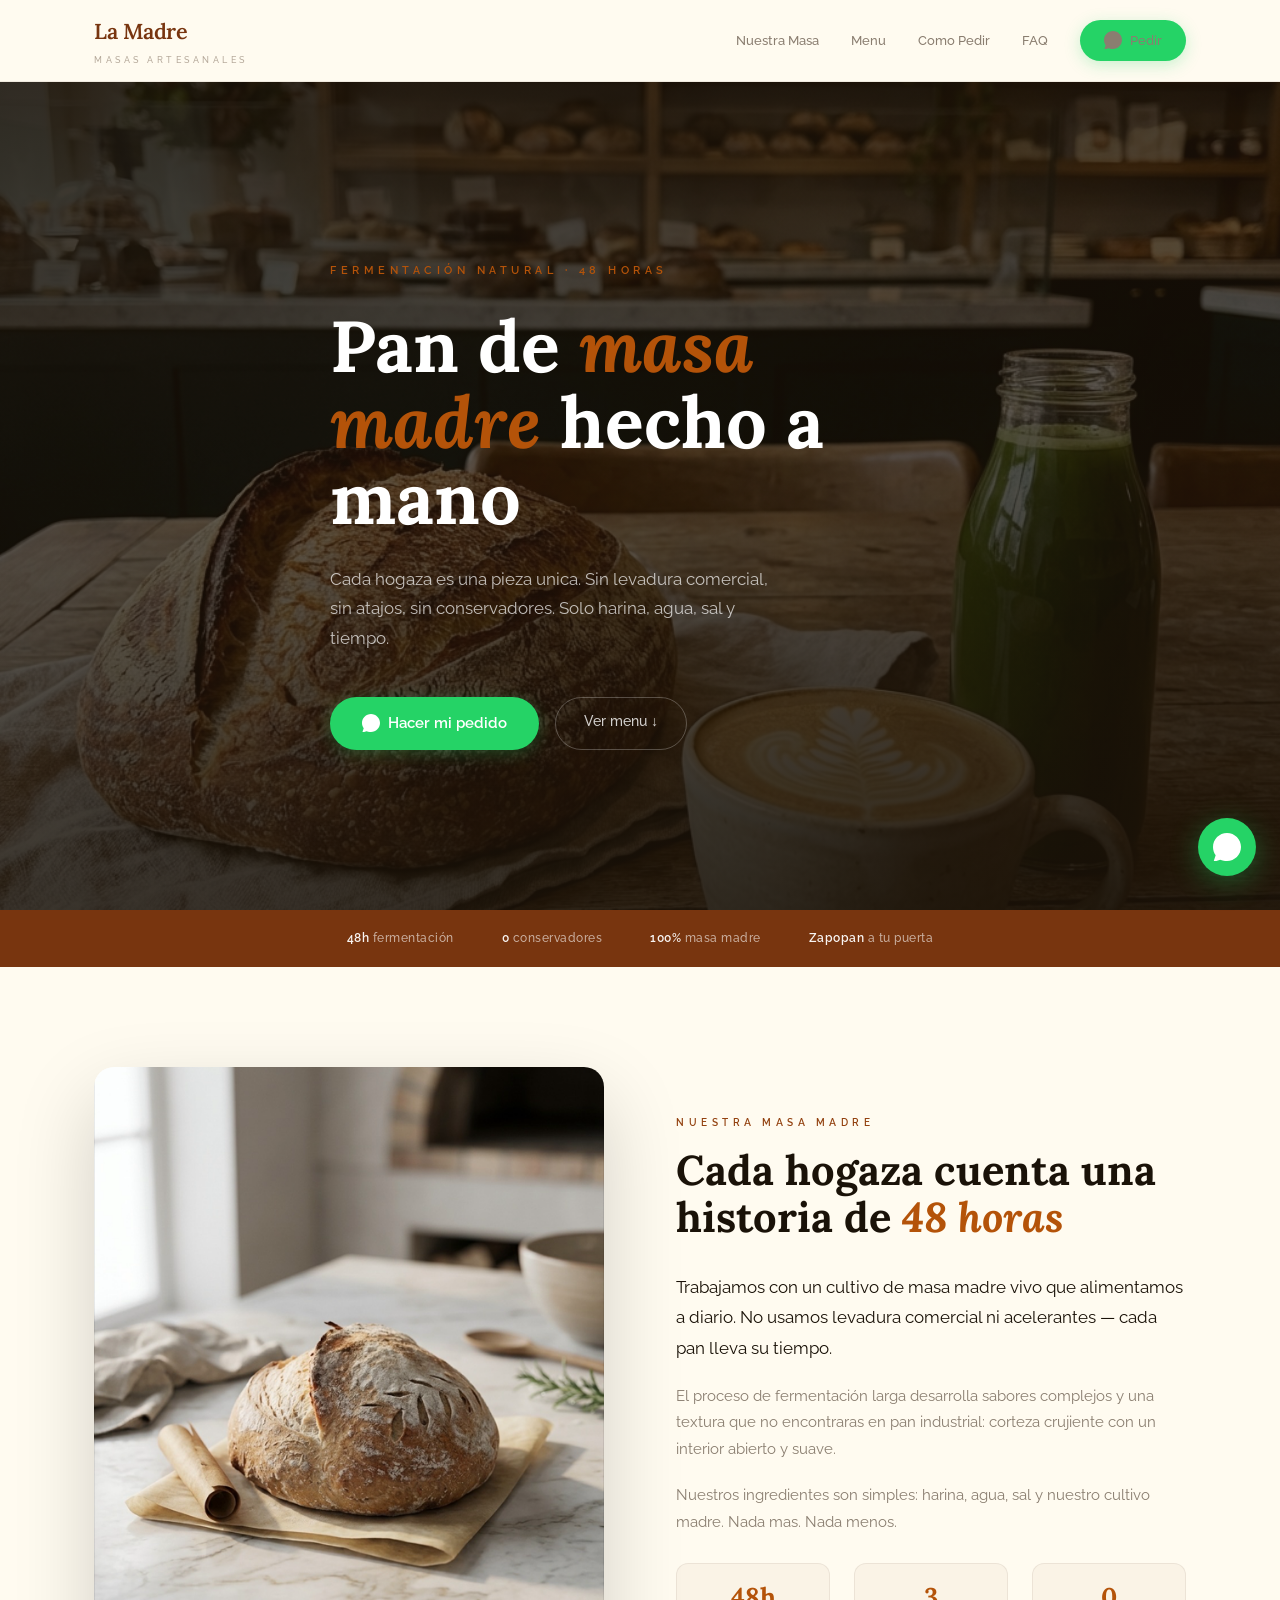
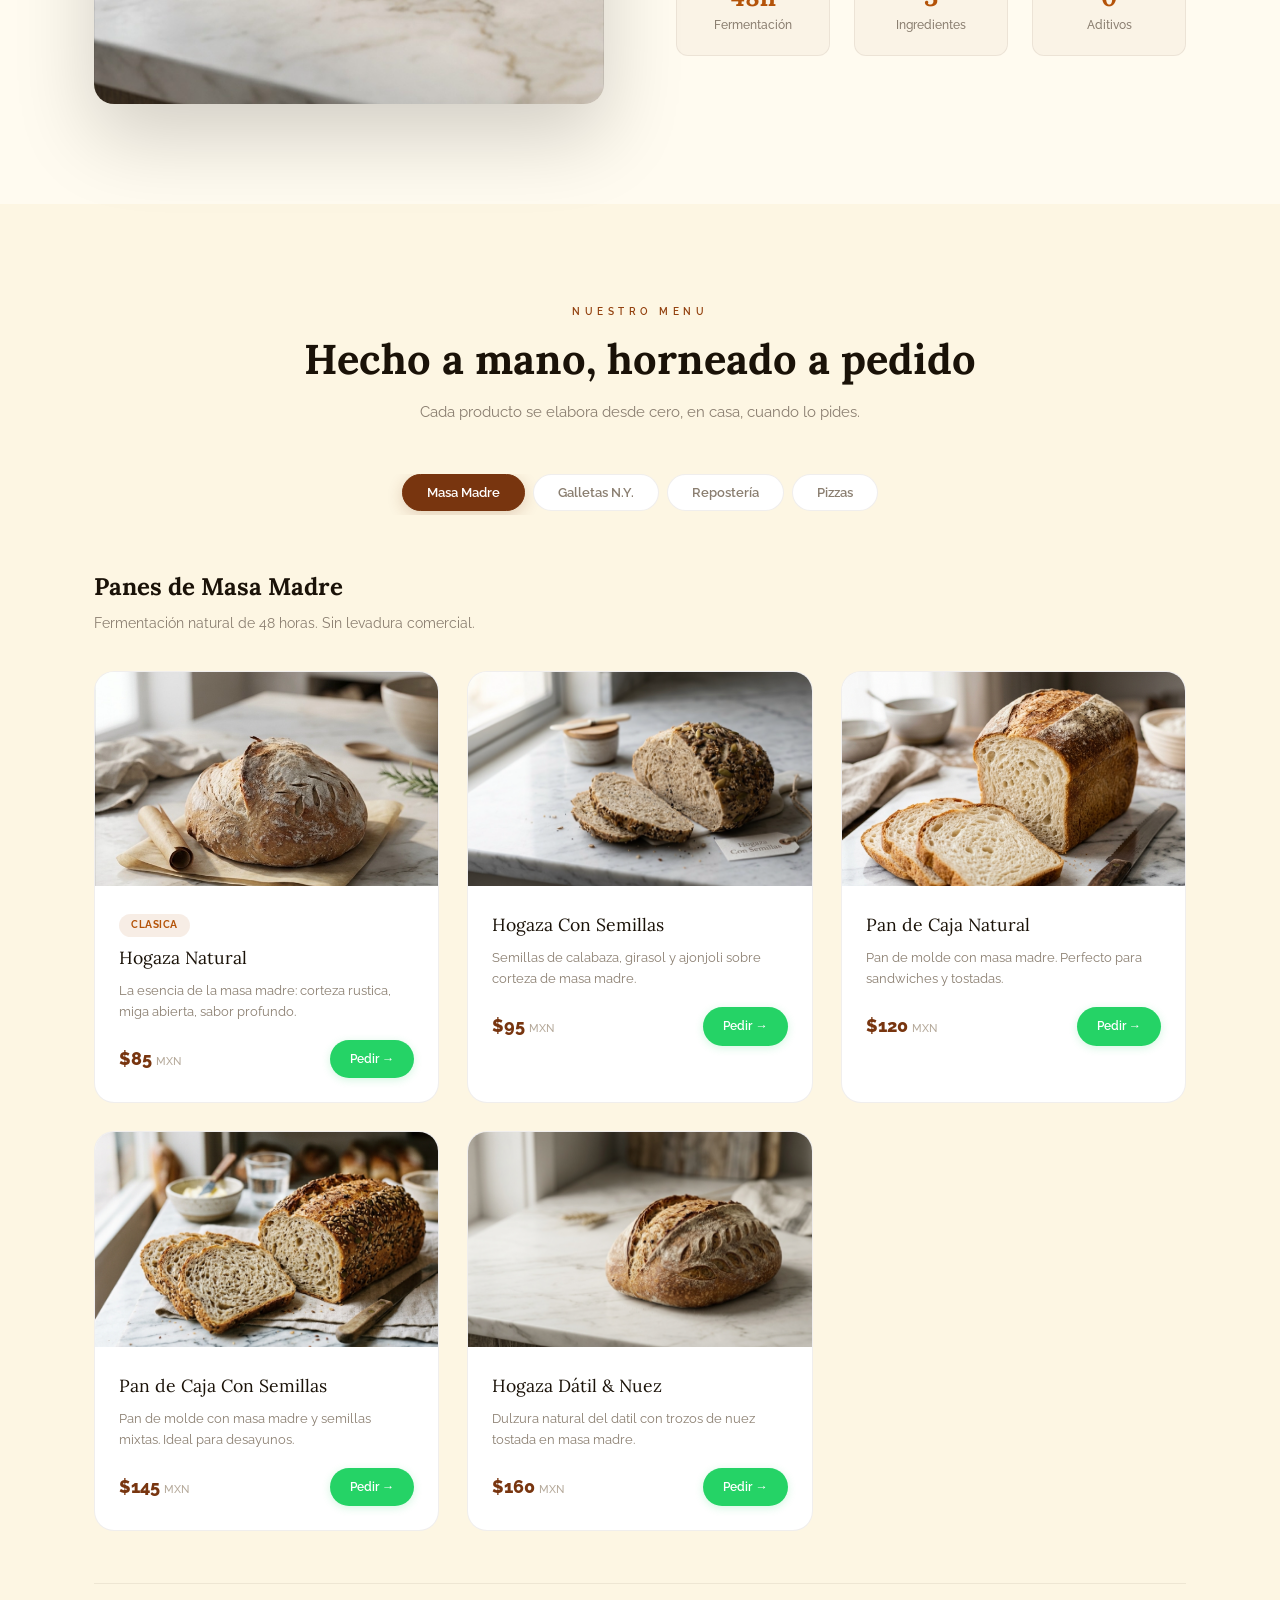
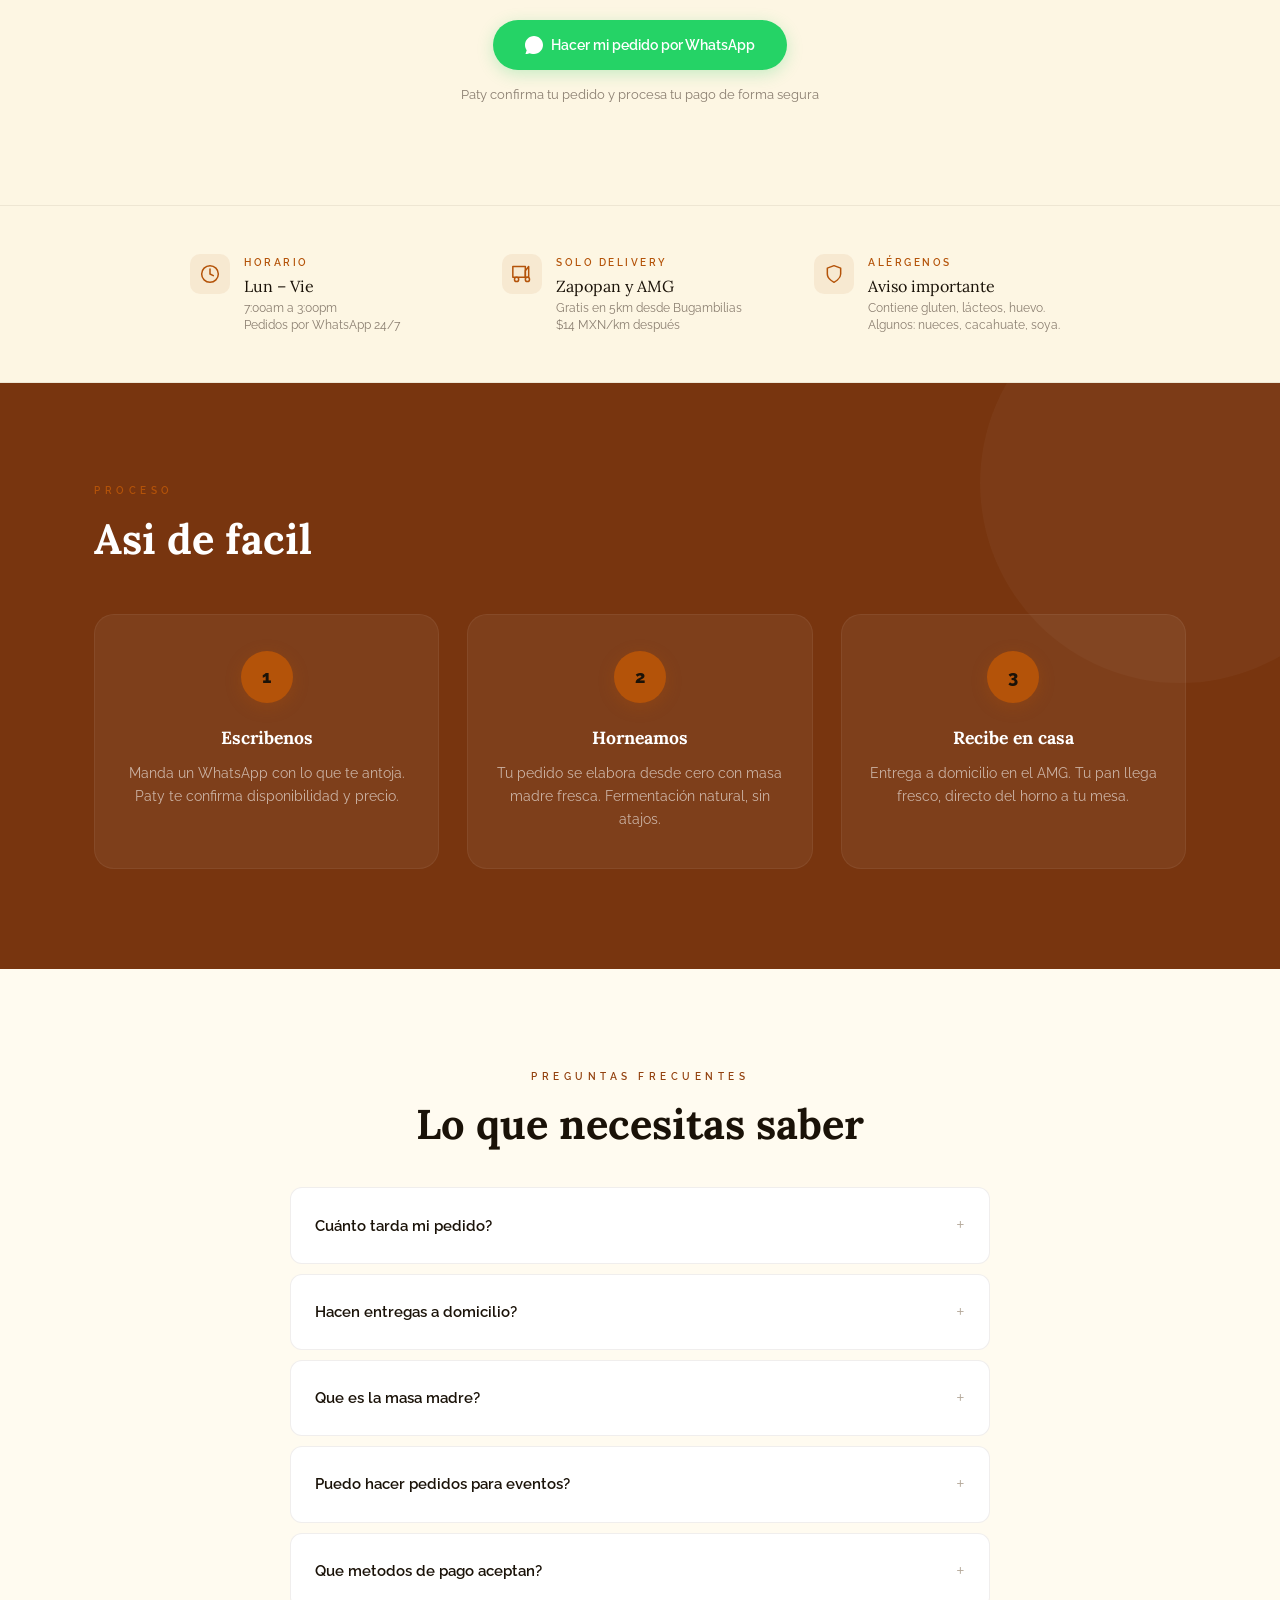
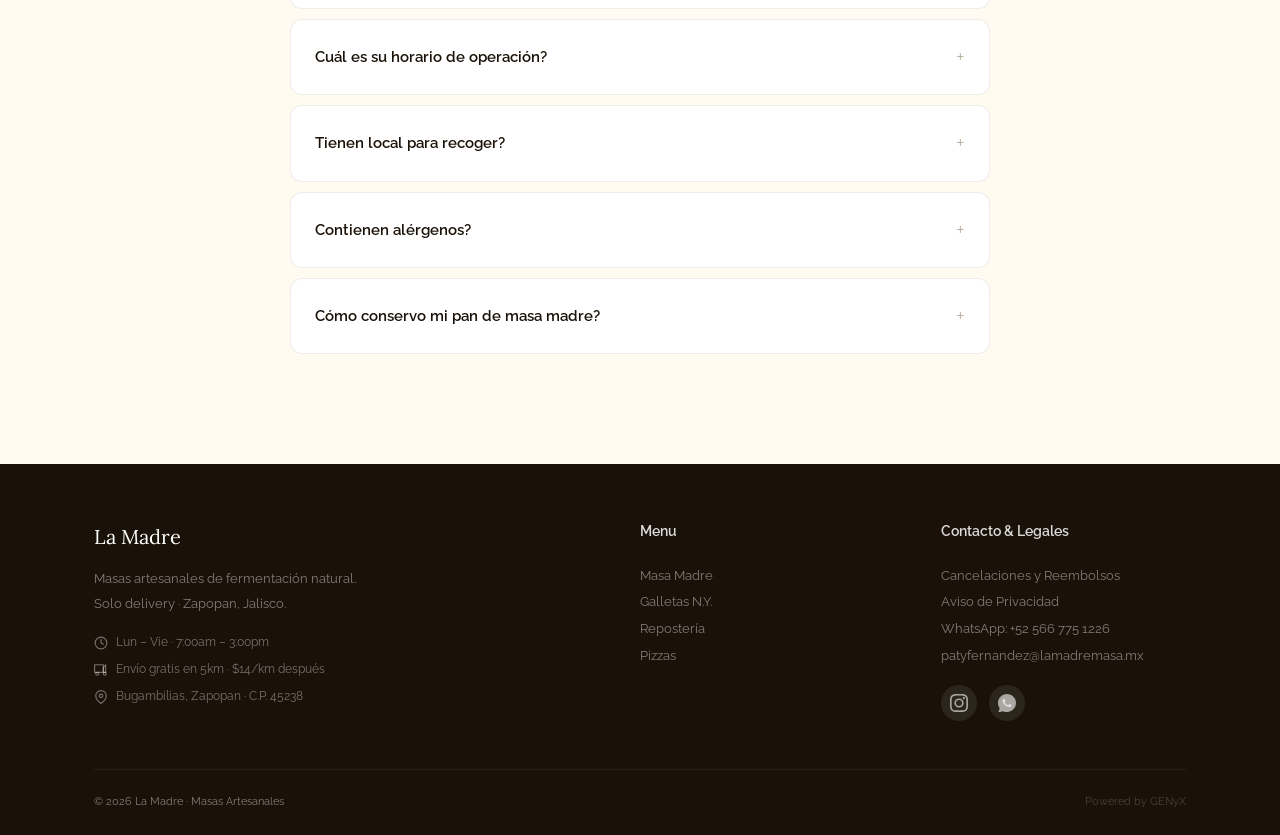
<file: index.html>
<!DOCTYPE html>
<html lang="es" style="scroll-behavior:smooth">
<head>
  <meta charset="UTF-8">
  <!-- Anti-AI Crawler Protection -->
  <meta name="robots" content="noai, noimageai">
  <meta name="GPTBot" content="noindex, nofollow, noarchive, nosnippet">
  <meta name="ChatGPT-User" content="noindex, nofollow">
  <meta name="anthropic-ai" content="noindex, nofollow">
  <meta name="ClaudeBot" content="noindex, nofollow">
  <meta name="Google-Extended" content="noindex, nofollow">
  <meta name="CCBot" content="noindex, nofollow">
  <meta name="PerplexityBot" content="noindex, nofollow">
  <meta name="Bytespider" content="noindex, nofollow">
  <meta name="FacebookBot" content="noindex, nofollow">
  <meta name="viewport" content="width=device-width, initial-scale=1.0">
  <title>La Madre Masas · Pan de masa madre hecho en casa | Zapopan</title>
  <meta name="description" content="Pan de masa madre artesanal, fermentación natural 48 horas. Pedidos por WhatsApp con entrega a domicilio en Zapopan y Área Metropolitana de Guadalajara.">
  <meta name="theme-color" content="#78350F">
  <!-- Schema.org Structured Data (Bakery + LocalBusiness) -->
  <script type="application/ld+json">
  {
    "@context": "https://schema.org",
    "@type": "Bakery",
    "name": "La Madre Masas",
    "url": "https://lamadremasa.mx",
    "telephone": "+525667751226",
    "email": "patyfernandez@lamadremasa.mx",
    "address": {
      "@type": "PostalAddress",
      "streetAddress": "De Las Magnolias 111, Bugambilias",
      "addressLocality": "Zapopan",
      "addressRegion": "Jalisco",
      "postalCode": "45238",
      "addressCountry": "MX"
    },
    "geo": {
      "@type": "GeoCoordinates",
      "latitude": 20.6597,
      "longitude": -103.4028
    },
    "openingHoursSpecification": [
      {
        "@type": "OpeningHoursSpecification",
        "dayOfWeek": ["Monday","Tuesday","Wednesday","Thursday","Friday"],
        "opens": "07:00",
        "closes": "15:00"
      }
    ],
    "priceRange": "$45-$300 MXN",
    "servesCuisine": "Panadería artesanal, masa madre",
    "description": "Pan de masa madre artesanal con fermentación natural de 48 horas. Solo delivery en Zapopan y AMG.",
    "image": "https://lamadremasa.mx/images/hero.png",
    "sameAs": ["https://www.instagram.com/lamadremasas"],
    "hasOfferCatalog": {
      "@type": "OfferCatalog",
      "name": "Menú La Madre",
      "itemListElement": [
        {"@type": "Offer", "itemOffered": {"@type": "Product", "name": "Hogaza Natural"}, "price": "85", "priceCurrency": "MXN"},
        {"@type": "Offer", "itemOffered": {"@type": "Product", "name": "Hogaza Con Semillas"}, "price": "95", "priceCurrency": "MXN"},
        {"@type": "Offer", "itemOffered": {"@type": "Product", "name": "Pan de Caja Natural"}, "price": "120", "priceCurrency": "MXN"},
        {"@type": "Offer", "itemOffered": {"@type": "Product", "name": "Pan de Caja Con Semillas"}, "price": "145", "priceCurrency": "MXN"},
        {"@type": "Offer", "itemOffered": {"@type": "Product", "name": "Hogaza Dátil & Nuez"}, "price": "160", "priceCurrency": "MXN"},
        {"@type": "Offer", "itemOffered": {"@type": "Product", "name": "Galleta N.Y. Clásica"}, "price": "45", "priceCurrency": "MXN"},
        {"@type": "Offer", "itemOffered": {"@type": "Product", "name": "Galleta N.Y. Oreo"}, "price": "50", "priceCurrency": "MXN"},
        {"@type": "Offer", "itemOffered": {"@type": "Product", "name": "Galleta N.Y. Nuez & Chocolate"}, "price": "55", "priceCurrency": "MXN"},
        {"@type": "Offer", "itemOffered": {"@type": "Product", "name": "Galleta N.Y. Masa Madre"}, "price": "65", "priceCurrency": "MXN"},
        {"@type": "Offer", "itemOffered": {"@type": "Product", "name": "Trenza de Nutella 20cm"}, "price": "100", "priceCurrency": "MXN"},
        {"@type": "Offer", "itemOffered": {"@type": "Product", "name": "Crookie"}, "price": "65", "priceCurrency": "MXN"},
        {"@type": "Offer", "itemOffered": {"@type": "Product", "name": "Pay de Manzana"}, "price": "300", "priceCurrency": "MXN"},
        {"@type": "Offer", "itemOffered": {"@type": "Product", "name": "Pizza Base Jitomate"}, "price": "100", "priceCurrency": "MXN"},
        {"@type": "Offer", "itemOffered": {"@type": "Product", "name": "Pizza Base Queso"}, "price": "100", "priceCurrency": "MXN"},
        {"@type": "Offer", "itemOffered": {"@type": "Product", "name": "Pizza Base Pepperoni"}, "price": "150", "priceCurrency": "MXN"},
        {"@type": "Offer", "itemOffered": {"@type": "Product", "name": "Pizza Base Piña con Jamón y Queso"}, "price": "150", "priceCurrency": "MXN"},
        {"@type": "Offer", "itemOffered": {"@type": "Product", "name": "Pizza Atelier 3 Ingredientes"}, "price": "165", "priceCurrency": "MXN"}
      ]
    }
  }
  </script>
  <script type="application/ld+json">
  {
    "@context": "https://schema.org",
    "@type": "FAQPage",
    "mainEntity": [
      {"@type": "Question", "name": "¿Cuánto tarda mi pedido?", "acceptedAnswer": {"@type": "Answer", "text": "Como todo se hornea a pedido, el tiempo de entrega es de aproximadamente 2 días hábiles desde que confirmas tu pedido por WhatsApp."}},
      {"@type": "Question", "name": "¿Hacen entregas a domicilio?", "acceptedAnswer": {"@type": "Answer", "text": "Sí, solo delivery. Entrega gratuita en un radio de 5km desde Bugambilias, Zapopan. A partir del km 5.01 se cobran $14 MXN por kilómetro adicional."}},
      {"@type": "Question", "name": "¿Cuál es el horario de operación?", "acceptedAnswer": {"@type": "Answer", "text": "Horneamos y entregamos de lunes a viernes de 7:00am a 3:00pm. Pedidos por WhatsApp las 24 horas."}}
    ]
  }
  </script>
  <link rel="preconnect" href="https://fonts.googleapis.com">
  <link rel="preconnect" href="https://fonts.gstatic.com" crossorigin>
  <link href="https://fonts.googleapis.com/css2?family=Lora:ital,wght@0,400;0,500;0,600;0,700;1,400;1,700&family=Raleway:wght@300;400;500;600;700&display=swap" rel="stylesheet">
  <style>
    /* ═══════════════════════════════════════════════
       LA MADRE · MASAS ARTESANALES
       Design System — Bakery/Cafe Palette #63
       Tier 4: ICE, CIA, Cornell, Bellingham (978-0-240-81006-5)
       UI/UX Pro Max Skill Applied
       ═══════════════════════════════════════════════ */
    *,*::before,*::after{box-sizing:border-box;margin:0;padding:0}
    a{text-decoration:none;color:inherit}img{max-width:100%;display:block}
    button{cursor:pointer;border:none;background:none;font-family:inherit}
    ::selection{background:#3d2b1f;color:#faf6f0}
    :root{
      --c-cream:#FFFBF0;--c-warm:#FEF3C7;--c-warm-muted:#fdf6e3;
      --c-dark:#1a1208;--c-brown:#78350F;--c-crust:#92400E;--c-gold:#B45309;
      --c-muted:#8a7e70;--c-muted-light:#b5a99a;--c-line:rgba(61,43,31,0.08);
      --c-card:#fff;--c-wa:#25D366;--c-wa-dark:#128C7E;
      --font-d:'Lora',Georgia,serif;--font-b:'Raleway','Helvetica Neue',sans-serif;
      --ease:cubic-bezier(0.25,0.8,0.25,1);--ease-spring:cubic-bezier(0.34,1.56,0.64,1);
      --max-w:1140px;--r-card:20px;--r-btn:50px;
      --shadow-sm:0 2px 8px rgba(0,0,0,0.04);--shadow-md:0 8px 32px rgba(0,0,0,0.08);
      --shadow-lg:0 24px 64px rgba(0,0,0,0.12);--shadow-hero:0 32px 80px rgba(0,0,0,0.18);
    }
    body{font-family:var(--font-b);background:var(--c-cream);color:var(--c-dark);line-height:1.65;-webkit-font-smoothing:antialiased;overflow-x:hidden}
    .container{max-width:var(--max-w);margin:0 auto;padding:0 24px}
    @media(prefers-reduced-motion:reduce){*,*::before,*::after{animation-duration:0.01ms!important;transition-duration:0.01ms!important;scroll-behavior:auto!important}}
    :focus-visible{outline:2px solid var(--c-gold);outline-offset:3px;border-radius:4px}
    .sr-only{position:absolute;width:1px;height:1px;padding:0;margin:-1px;overflow:hidden;clip:rect(0,0,0,0);white-space:nowrap;border:0}

    .nav{position:sticky;top:0;z-index:100;background:rgba(255,251,240,0.92);backdrop-filter:blur(24px);-webkit-backdrop-filter:blur(24px);border-bottom:1px solid var(--c-line);padding:14px 0}
    .nav-inner{display:flex;align-items:center;justify-content:space-between}
    .nav-brand{font-family:var(--font-d);font-size:1.35rem;color:var(--c-brown);letter-spacing:-0.5px;font-weight:600}
    .nav-brand small{display:block;font-family:var(--font-b);font-size:0.58rem;letter-spacing:3.5px;text-transform:uppercase;color:var(--c-muted-light);font-weight:500;margin-top:2px}
    .nav-links{display:flex;gap:32px;align-items:center}
    .nav-links a{font-size:0.82rem;font-weight:500;color:var(--c-muted);transition:color 0.2s var(--ease);position:relative}
    .nav-links a:hover{color:var(--c-brown)}
    .nav-links a::after{content:'';position:absolute;bottom:-4px;left:0;width:0;height:2px;background:var(--c-gold);transition:width 0.25s var(--ease)}
    .nav-links a:hover::after{width:100%}
    .btn-wa{display:inline-flex;align-items:center;gap:8px;background:var(--c-wa);color:#fff;padding:10px 24px;border-radius:var(--r-btn);font-weight:600;font-size:0.82rem;box-shadow:0 4px 16px rgba(37,211,102,0.25);transition:all 0.25s var(--ease)}
    .btn-wa:hover{background:var(--c-wa-dark);transform:translateY(-2px);box-shadow:0 6px 24px rgba(37,211,102,0.35);color:#fff}
    .btn-wa svg{width:18px;height:18px;flex-shrink:0}

    .hero{min-height:92vh;display:flex;align-items:center;position:relative;overflow:hidden;background:var(--c-dark)}
    .hero-bg{position:absolute;inset:0;background:url('images/hero.png') center/cover no-repeat;opacity:0.45}
    .hero-overlay{position:absolute;inset:0;background:linear-gradient(170deg,rgba(26,18,8,0.75) 0%,rgba(26,18,8,0.35) 45%,rgba(26,18,8,0.85) 100%)}
    .hero-content{position:relative;z-index:2;max-width:620px;padding:100px 0 80px}
    .hero-eyebrow{font-size:0.68rem;font-weight:600;letter-spacing:4.5px;text-transform:uppercase;color:var(--c-gold);margin-bottom:28px;opacity:0;animation:fadeUp 0.6s 0.2s var(--ease) forwards}
    .hero h1{font-family:var(--font-d);font-size:clamp(2.6rem,6vw,4.5rem);color:#fff;line-height:1.06;margin-bottom:28px;opacity:0;animation:fadeUp 0.6s 0.35s var(--ease) forwards}
    .hero h1 em{font-style:italic;color:var(--c-gold)}
    .hero-sub{font-size:1.05rem;color:rgba(255,255,255,0.7);max-width:440px;margin-bottom:44px;line-height:1.75;opacity:0;animation:fadeUp 0.6s 0.5s var(--ease) forwards}
    .hero-ctas{display:flex;gap:16px;flex-wrap:wrap;opacity:0;animation:fadeUp 0.6s 0.65s var(--ease) forwards}
    .btn-ghost{color:rgba(255,255,255,0.8);border:1.5px solid rgba(255,255,255,0.25);padding:12px 28px;border-radius:var(--r-btn);font-weight:500;font-size:0.88rem;transition:all 0.25s var(--ease)}
    .btn-ghost:hover{background:rgba(255,255,255,0.08);border-color:rgba(255,255,255,0.5);color:#fff}
    @keyframes fadeUp{from{opacity:0;transform:translateY(20px)}to{opacity:1;transform:translateY(0)}}

    .craft-strip{background:var(--c-brown);padding:18px 0}
    .craft-strip-inner{display:flex;justify-content:center;gap:48px;flex-wrap:wrap}
    .craft-item{font-size:0.78rem;color:rgba(255,255,255,0.6);font-weight:500;letter-spacing:0.5px}
    .craft-item strong{color:rgba(255,255,255,0.95);font-weight:600}

    .section{padding:100px 0}
    .section-label{font-size:0.62rem;font-weight:600;letter-spacing:4.5px;text-transform:uppercase;color:var(--c-crust);margin-bottom:16px}
    .section-title{font-family:var(--font-d);font-size:clamp(1.8rem,3.5vw,2.6rem);margin-bottom:16px;line-height:1.12;color:var(--c-dark)}
    .section-desc{font-size:0.95rem;color:var(--c-muted);max-width:520px;line-height:1.75}

    .story{background:var(--c-cream)}
    .story-grid{display:grid;grid-template-columns:1fr 1fr;gap:72px;align-items:center}
    .story-img{border-radius:var(--r-card);overflow:hidden;aspect-ratio:4/5;box-shadow:var(--shadow-hero)}
    .story-img img{width:100%;height:100%;object-fit:cover;transition:transform 0.6s var(--ease)}
    .story-img:hover img{transform:scale(1.03)}
    .story-detail{margin-top:32px}
    .story-detail p{font-size:0.92rem;color:var(--c-muted);line-height:1.8;margin-bottom:20px}
    .story-detail p:first-of-type{font-size:1.05rem;color:var(--c-dark)}
    .story-pillars{display:flex;gap:24px;margin-top:28px}
    .pillar{text-align:center;flex:1;padding:20px 12px;background:rgba(120,53,15,0.04);border-radius:12px;border:1px solid var(--c-line)}
    .pillar-num{font-family:var(--font-d);font-size:1.6rem;color:var(--c-gold);font-weight:700;line-height:1}
    .pillar-label{font-size:0.72rem;color:var(--c-muted);margin-top:6px;font-weight:500}

    .menu-section{background:var(--c-warm-muted)}
    .menu-header{text-align:center;margin-bottom:48px}
    .menu-header .section-desc{margin:0 auto}
    .menu-tabs{display:flex;gap:8px;justify-content:center;margin-bottom:52px;overflow-x:auto;-webkit-overflow-scrolling:touch;scrollbar-width:none;padding-bottom:4px}
    .menu-tabs::-webkit-scrollbar{display:none}
    .menu-tab{padding:10px 24px;border-radius:var(--r-btn);font-size:0.8rem;font-weight:600;border:1.5px solid var(--c-line);color:var(--c-muted);white-space:nowrap;transition:all 0.2s var(--ease);background:var(--c-card)}
    .menu-tab:hover{border-color:var(--c-brown);color:var(--c-brown)}
    .menu-tab.active{background:var(--c-brown);color:#fff;border-color:var(--c-brown);box-shadow:0 4px 16px rgba(120,53,15,0.2)}
    .menu-panel{display:none}.menu-panel.active{display:block}
    .menu-panel-head{margin-bottom:36px}
    .menu-panel-head h3{font-family:var(--font-d);font-size:1.5rem;margin-bottom:6px}
    .menu-panel-head p{font-size:0.85rem;color:var(--c-muted)}
    .product-grid{display:grid;grid-template-columns:repeat(auto-fill,minmax(300px,1fr));gap:28px}
    .product-card{background:var(--c-card);border-radius:var(--r-card);overflow:hidden;border:1px solid var(--c-line);transition:transform 0.3s var(--ease),box-shadow 0.3s var(--ease)}
    .product-card:hover{transform:translateY(-8px);box-shadow:var(--shadow-lg)}
    .product-card-img{aspect-ratio:16/10;overflow:hidden;background:var(--c-warm)}
    .product-card-img img{width:100%;height:100%;object-fit:cover;transition:transform 0.4s var(--ease)}
    .product-card:hover .product-card-img img{transform:scale(1.05)}
    .product-card-body{padding:24px}
    .product-name{font-family:var(--font-d);font-size:1.1rem;margin-bottom:8px;color:var(--c-dark)}
    .product-desc{font-size:0.82rem;color:var(--c-muted);line-height:1.6;margin-bottom:18px;display:-webkit-box;-webkit-line-clamp:2;-webkit-box-orient:vertical;overflow:hidden}
    .product-footer{display:flex;justify-content:space-between;align-items:center}
    .product-price{font-weight:800;font-size:1.15rem;color:var(--c-brown)}
    .product-price span{font-size:0.7rem;font-weight:500;color:var(--c-muted-light)}
    .btn-pedir{display:inline-flex;align-items:center;gap:6px;background:var(--c-wa);color:#fff;padding:9px 20px;border-radius:var(--r-btn);font-size:0.78rem;font-weight:600;transition:all 0.2s var(--ease);box-shadow:0 2px 8px rgba(37,211,102,0.2)}
    .btn-pedir:hover{background:var(--c-wa-dark);transform:translateY(-1px) scale(1.02);color:#fff}
    .badge{display:inline-block;font-size:0.62rem;font-weight:700;padding:3px 12px;border-radius:var(--r-btn);margin-bottom:6px;letter-spacing:0.5px;text-transform:uppercase}
    .badge-star{background:rgba(180,83,9,0.1);color:var(--c-gold)}
    .badge-new{background:rgba(37,211,102,0.08);color:var(--c-wa-dark)}
    .menu-cta{text-align:center;margin-top:52px;padding-top:36px;border-top:1px solid var(--c-line)}
    .menu-cta p{font-size:0.8rem;color:var(--c-muted);margin-top:14px}

    /* ─── Event Modal (Tier 4) ─── */
    .modal-overlay{position:fixed;inset:0;z-index:1000;background:rgba(26,18,8,0.55);backdrop-filter:blur(6px);-webkit-backdrop-filter:blur(6px);display:flex;align-items:center;justify-content:center;padding:20px;opacity:0;visibility:hidden;transition:opacity 280ms var(--ease),visibility 280ms}
    .modal-overlay.active{opacity:1;visibility:visible}
    .modal-card{background:var(--c-cream);border-radius:16px;width:100%;max-width:520px;max-height:90vh;overflow-y:auto;box-shadow:0 24px 80px rgba(26,18,8,0.25);transform:translateY(24px) scale(0.97);transition:transform 280ms var(--ease);position:relative}
    .modal-overlay.active .modal-card{transform:translateY(0) scale(1)}
    .modal-header{padding:28px 28px 0;display:flex;align-items:flex-start;justify-content:space-between}
    .modal-header h3{font-family:var(--font-d);font-size:1.35rem;color:var(--c-dark);line-height:1.3}
    .modal-header p{font-size:0.78rem;color:var(--c-muted);margin-top:4px;line-height:1.5}
    .modal-close{width:36px;height:36px;border-radius:50%;display:flex;align-items:center;justify-content:center;color:var(--c-muted);transition:all 200ms var(--ease);flex-shrink:0;cursor:pointer}
    .modal-close:hover{background:rgba(26,18,8,0.06);color:var(--c-dark)}
    .modal-body{padding:24px 28px 28px}
    .form-group{margin-bottom:18px}
    .form-label{display:block;font-size:0.72rem;font-weight:600;letter-spacing:1.5px;text-transform:uppercase;color:var(--c-gold);margin-bottom:6px}
    .form-input,.form-textarea,.form-select{width:100%;padding:12px 16px;border:1.5px solid var(--c-line);border-radius:10px;background:var(--c-card);font-family:var(--font-b);font-size:0.88rem;color:var(--c-dark);transition:border-color 200ms var(--ease),box-shadow 200ms var(--ease);-webkit-appearance:none;appearance:none}
    .form-input:focus,.form-textarea:focus,.form-select:focus{outline:none;border-color:var(--c-gold);box-shadow:0 0 0 3px rgba(180,83,9,0.1)}
    .form-input::placeholder,.form-textarea::placeholder{color:var(--c-muted-light)}
    .form-textarea{resize:vertical;min-height:88px}
    .form-select{background-image:url("data:image/svg+xml,%3Csvg xmlns='http://www.w3.org/2000/svg' width='12' height='12' viewBox='0 0 24 24' fill='none' stroke='%238a7e70' stroke-width='2' stroke-linecap='round' stroke-linejoin='round'%3E%3Cpolyline points='6 9 12 15 18 9'%3E%3C/polyline%3E%3C/svg%3E");background-repeat:no-repeat;background-position:right 14px center;padding-right:36px}
    .form-row{display:grid;grid-template-columns:1fr 1fr;gap:14px}
    .form-note{font-size:0.7rem;color:var(--c-muted);margin-top:4px}
    .btn-submit{width:100%;padding:14px;border-radius:var(--r-btn);background:var(--c-brown);color:#fff;font-family:var(--font-b);font-weight:600;font-size:0.88rem;letter-spacing:0.5px;transition:all 250ms var(--ease);margin-top:6px;cursor:pointer;min-height:48px}
    .btn-submit:hover{background:var(--c-crust);transform:translateY(-1px);box-shadow:0 6px 20px rgba(120,53,15,0.25)}
    .btn-submit:active{transform:translateY(0)}
    @media(max-width:480px){.form-row{grid-template-columns:1fr}.modal-header,.modal-body{padding-left:20px;padding-right:20px}}
    .info-strip{background:var(--c-warm-muted);border-top:1px solid var(--c-line);border-bottom:1px solid var(--c-line)}
    .info-strip .container{padding:48px 24px}
    .info-strip-grid{display:grid;grid-template-columns:repeat(3,1fr);gap:36px;max-width:900px;margin:0 auto}
    .info-item{display:flex;align-items:flex-start;gap:14px}
    .info-icon{width:40px;height:40px;border-radius:10px;background:rgba(180,83,9,0.08);display:flex;align-items:center;justify-content:center;flex-shrink:0}
    .info-icon svg{width:20px;height:20px;stroke:var(--c-gold);fill:none;stroke-width:1.8;stroke-linecap:round;stroke-linejoin:round}
    .info-label{font-size:0.65rem;font-weight:600;letter-spacing:2.5px;text-transform:uppercase;color:var(--c-gold);margin-bottom:4px}
    .info-value{font-family:var(--font-d);font-size:1rem;color:var(--c-dark);line-height:1.4}
    .info-note{font-size:0.72rem;color:var(--c-muted);margin-top:2px;line-height:1.5}
    @media(max-width:768px){.info-strip-grid{grid-template-columns:1fr;gap:24px}}
    .how-section{background:var(--c-brown);color:#fff;position:relative;overflow:hidden}
    .how-section::before{content:'';position:absolute;top:-100px;right:-100px;width:400px;height:400px;border-radius:50%;background:rgba(255,255,255,0.03)}
    .how-section .section-title{color:#fff}
    .steps-grid{display:grid;grid-template-columns:repeat(3,1fr);gap:28px;margin-top:52px}
    .step-card{text-align:center;padding:36px 24px;background:rgba(255,255,255,0.05);border-radius:var(--r-card);border:1px solid rgba(255,255,255,0.06);transition:all 0.25s var(--ease)}
    .step-card:hover{background:rgba(255,255,255,0.1);transform:translateY(-4px)}
    .step-num{width:52px;height:52px;border-radius:50%;background:var(--c-gold);color:var(--c-dark);font-weight:800;font-size:1.15rem;display:flex;align-items:center;justify-content:center;margin:0 auto 20px;box-shadow:0 4px 16px rgba(180,83,9,0.3)}
    .step-card h4{font-family:var(--font-d);font-size:1.1rem;margin-bottom:10px}
    .step-card p{font-size:0.85rem;color:rgba(255,255,255,0.6);line-height:1.7}

    .faq-section{background:var(--c-cream)}
    .faq-header{text-align:center;margin-bottom:40px}
    .faq-container{max-width:700px;margin:0 auto}
    details{background:var(--c-card);border-radius:12px;margin-bottom:10px;border:1px solid var(--c-line);overflow:hidden;transition:border-color 0.2s var(--ease)}
    details[open]{border-color:rgba(120,53,15,0.15);box-shadow:var(--shadow-sm)}
    summary{padding:20px 24px;font-weight:600;font-size:0.92rem;cursor:pointer;list-style:none;display:flex;justify-content:space-between;align-items:center}
    summary:hover{color:var(--c-brown)}
    summary::-webkit-details-marker{display:none}
    summary::after{content:'+';font-size:1.3rem;color:var(--c-muted-light);transition:transform 0.25s var(--ease);font-weight:300}
    details[open] summary::after{transform:rotate(45deg);color:var(--c-gold)}
    details p{padding:0 24px 20px;font-size:0.88rem;color:var(--c-muted);line-height:1.8}

    .footer{background:var(--c-dark);color:rgba(255,255,255,0.45);padding:56px 0 24px}
    .footer-grid{display:grid;grid-template-columns:2fr 1fr 1fr;gap:56px;margin-bottom:48px}
    .footer h4{color:rgba(255,255,255,0.85);font-size:0.88rem;margin-bottom:18px;font-weight:600}
    .footer p,.footer a{font-size:0.82rem;line-height:1.9}
    .footer a:hover{color:rgba(255,255,255,0.8)}
    .footer-brand{font-family:var(--font-d);font-size:1.25rem;color:#fff;margin-bottom:14px}
    .footer-bottom{border-top:1px solid rgba(255,255,255,0.06);padding-top:22px;display:flex;justify-content:space-between;align-items:center;font-size:0.7rem}

    .wa-float{position:fixed;bottom:24px;right:24px;z-index:90;width:58px;height:58px;border-radius:50%;background:var(--c-wa);color:#fff;display:flex;align-items:center;justify-content:center;box-shadow:0 6px 28px rgba(37,211,102,0.35);transition:all 0.3s var(--ease-spring)}
    .wa-float:hover{transform:scale(1.12);box-shadow:0 8px 36px rgba(37,211,102,0.45)}
    .wa-float svg{width:28px;height:28px}

    .product-card{opacity:0;animation:cardReveal 0.4s var(--ease) forwards}
    @keyframes cardReveal{from{opacity:0;transform:translateY(16px)}to{opacity:1;transform:translateY(0)}}
    .product-grid .product-card:nth-child(1){animation-delay:0.05s}
    .product-grid .product-card:nth-child(2){animation-delay:0.1s}
    .product-grid .product-card:nth-child(3){animation-delay:0.15s}
    .product-grid .product-card:nth-child(4){animation-delay:0.2s}
    .product-grid .product-card:nth-child(5){animation-delay:0.25s}
    .product-grid .product-card:nth-child(6){animation-delay:0.3s}

    @media(max-width:1024px){.story-grid{gap:48px}.product-grid{grid-template-columns:repeat(auto-fill,minmax(260px,1fr))}}
    @media(max-width:768px){.nav-links a:not(.btn-wa){display:none}.hero{min-height:85vh}.hero h1{font-size:2.2rem}.hero-content{padding:60px 0}.section{padding:72px 0}.story-grid{grid-template-columns:1fr;gap:36px}.story-img{aspect-ratio:16/10}.story-pillars{gap:12px}.pillar{padding:16px 8px}.product-grid{grid-template-columns:repeat(2,1fr);gap:14px}.product-card-body{padding:16px}.product-name{font-size:0.95rem}.product-desc{font-size:0.78rem;margin-bottom:12px}.product-price{font-size:1rem}.btn-pedir{padding:7px 14px;font-size:0.72rem}.steps-grid{grid-template-columns:1fr;gap:16px}.footer-grid{grid-template-columns:1fr;gap:28px}.craft-strip-inner{gap:20px;font-size:0.72rem}.menu-tabs{justify-content:flex-start;padding-left:8px}}
    @media(max-width:480px){.product-grid{grid-template-columns:1fr}.hero-content{padding:44px 0}.hero h1{font-size:2rem}.story-pillars{flex-direction:column;gap:8px}}
  </style>
</head>
<body>
<nav class="nav" role="navigation" aria-label="Navegacion principal"><div class="container nav-inner">
  <a href="#" class="nav-brand" aria-label="La Madre">La Madre<small>Masas Artesanales</small></a>
  <div class="nav-links">
    <a href="#nuestra-masa">Nuestra Masa</a><a href="#menu">Menu</a><a href="#como-pedir">Como Pedir</a><a href="#faq">FAQ</a>
    <a href="https://wa.me/525667751226?text=Hola%20Paty%2C%20quiero%20hacer%20mi%20pedido" target="_blank" rel="noopener" class="btn-wa"><svg viewBox="0 0 24 24" fill="currentColor" aria-hidden="true"><path d="M17.472 14.382c-.297-.149-1.758-.867-2.03-.967-.273-.099-.471-.148-.67.15-.197.297-.767.966-.94 1.164-.173.199-.347.223-.644.075-.297-.15-1.255-.463-2.39-1.475-.883-.788-1.48-1.761-1.653-2.059-.173-.297-.018-.458.13-.606.134-.133.298-.347.446-.52.149-.174.198-.298.298-.497.099-.198.05-.371-.025-.52-.075-.149-.669-1.612-.916-2.207-.242-.579-.487-.5-.669-.51-.173-.008-.371-.01-.57-.01-.198 0-.52.074-.792.372-.272.297-1.04 1.016-1.04 2.479 0 1.462 1.065 2.875 1.213 3.074.149.198 2.096 3.2 5.077 4.487.709.306 1.262.489 1.694.625.712.227 1.36.195 1.871.118.571-.085 1.758-.719 2.006-1.413.248-.694.248-1.289.173-1.413-.074-.124-.272-.198-.57-.347z"/><path d="M12 0C5.373 0 0 5.373 0 12c0 2.625.846 5.059 2.284 7.034L.789 23.492a.75.75 0 00.917.918l4.458-1.495A11.945 11.945 0 0012 24c6.627 0 12-5.373 12-12S18.627 0 12 0z"/></svg>Pedir</a>
  </div>
</div></nav>

<section class="hero"><div class="hero-bg" role="img" aria-label="Pan de masa madre artesanal"></div><div class="hero-overlay"></div><div class="container hero-content">
  <div class="hero-eyebrow">Fermentación natural · 48 horas</div>
  <h1>Pan de <em>masa madre</em> hecho a mano</h1>
  <p class="hero-sub">Cada hogaza es una pieza unica. Sin levadura comercial, sin atajos, sin conservadores. Solo harina, agua, sal y tiempo.</p>
  <div class="hero-ctas">
    <a href="https://wa.me/525667751226?text=Hola%20Paty%2C%20quiero%20hacer%20mi%20pedido" target="_blank" rel="noopener" class="btn-wa" style="font-size:0.95rem;padding:14px 32px"><svg viewBox="0 0 24 24" fill="currentColor" width="20" height="20" aria-hidden="true"><path d="M17.472 14.382c-.297-.149-1.758-.867-2.03-.967-.273-.099-.471-.148-.67.15-.197.297-.767.966-.94 1.164-.173.199-.347.223-.644.075-.297-.15-1.255-.463-2.39-1.475-.883-.788-1.48-1.761-1.653-2.059-.173-.297-.018-.458.13-.606.134-.133.298-.347.446-.52.149-.174.198-.298.298-.497.099-.198.05-.371-.025-.52-.075-.149-.669-1.612-.916-2.207-.242-.579-.487-.5-.669-.51-.173-.008-.371-.01-.57-.01-.198 0-.52.074-.792.372-.272.297-1.04 1.016-1.04 2.479 0 1.462 1.065 2.875 1.213 3.074.149.198 2.096 3.2 5.077 4.487.709.306 1.262.489 1.694.625.712.227 1.36.195 1.871.118.571-.085 1.758-.719 2.006-1.413.248-.694.248-1.289.173-1.413-.074-.124-.272-.198-.57-.347z"/><path d="M12 0C5.373 0 0 5.373 0 12c0 2.625.846 5.059 2.284 7.034L.789 23.492a.75.75 0 00.917.918l4.458-1.495A11.945 11.945 0 0012 24c6.627 0 12-5.373 12-12S18.627 0 12 0z"/></svg>Hacer mi pedido</a>
    <a href="#menu" class="btn-ghost">Ver menu &darr;</a>
  </div>
</div></section>

<div class="craft-strip"><div class="container craft-strip-inner">
  <div class="craft-item"><strong>48h</strong> fermentación</div>
  <div class="craft-item"><strong>0</strong> conservadores</div>
  <div class="craft-item"><strong>100%</strong> masa madre</div>
  <div class="craft-item"><strong>Zapopan</strong> a tu puerta</div>
</div></div>

<section id="nuestra-masa" class="section story"><div class="container story-grid">
  <div class="story-img"><img src="images/hogaza-natural-menu.png" alt="Hogaza natural de masa madre con grenado artesanal sobre tabla de mármol blanco" width="800" height="1000" loading="lazy"></div>
  <div>
    <div class="section-label">Nuestra Masa Madre</div>
    <h2 class="section-title">Cada hogaza cuenta una historia de <em style="font-family:var(--font-d);color:var(--c-gold)">48 horas</em></h2>
    <div class="story-detail">
      <p>Trabajamos con un cultivo de masa madre vivo que alimentamos a diario. No usamos levadura comercial ni acelerantes — cada pan lleva su tiempo.</p>
      <p>El proceso de fermentación larga desarrolla sabores complejos y una textura que no encontraras en pan industrial: corteza crujiente con un interior abierto y suave.</p>
      <p>Nuestros ingredientes son simples: harina, agua, sal y nuestro cultivo madre. Nada mas. Nada menos.</p>
    </div>
    <div class="story-pillars">
      <div class="pillar"><div class="pillar-num">48h</div><div class="pillar-label">Fermentación</div></div>
      <div class="pillar"><div class="pillar-num">3</div><div class="pillar-label">Ingredientes</div></div>
      <div class="pillar"><div class="pillar-num">0</div><div class="pillar-label">Aditivos</div></div>
    </div>
  </div>
</div></section>

<section id="menu" class="section menu-section"><div class="container">
  <div class="menu-header">
    <div class="section-label">Nuestro Menu</div>
    <h2 class="section-title">Hecho a mano, horneado a pedido</h2>
    <p class="section-desc">Cada producto se elabora desde cero, en casa, cuando lo pides.</p>
  </div>
  <div class="menu-tabs" role="tablist">
    <button class="menu-tab active" onclick="showTab('panes',this)" role="tab" aria-selected="true">Masa Madre</button>
    <button class="menu-tab" onclick="showTab('galletas',this)" role="tab" aria-selected="false">Galletas N.Y.</button>
    <button class="menu-tab" onclick="showTab('reposteria',this)" role="tab" aria-selected="false">Repostería</button>
    <button class="menu-tab" onclick="showTab('pizzas',this)" role="tab" aria-selected="false">Pizzas</button>
  </div>

  <div id="tab-panes" class="menu-panel active" role="tabpanel">
    <div class="menu-panel-head"><h3>Panes de Masa Madre</h3><p>Fermentación natural de 48 horas. Sin levadura comercial.</p></div>
    <div class="product-grid">
      <div class="product-card"><div class="product-card-img"><img src="images/hogaza-natural-menu.png" alt="Hogaza Natural de masa madre sobre tabla de mármol blanco" width="800" height="500" loading="lazy"></div><div class="product-card-body"><div class="badge badge-star">Clasica</div><div class="product-name">Hogaza Natural</div><div class="product-desc">La esencia de la masa madre: corteza rustica, miga abierta, sabor profundo.</div><div class="product-footer"><div class="product-price">$85 <span>MXN</span></div><a href="https://wa.me/525667751226?text=Hola%20Paty%2C%20quiero%20pedir%20Hogaza+Natural" target="_blank" rel="noopener" class="btn-pedir">Pedir &rarr;</a></div></div></div>
      <div class="product-card"><div class="product-card-img"><img src="images/hogaza-semillas-menu.png" alt="Hogaza Con Semillas de masa madre sobre tabla de mármol blanco" width="800" height="500" loading="lazy"></div><div class="product-card-body"><div class="product-name">Hogaza Con Semillas</div><div class="product-desc">Semillas de calabaza, girasol y ajonjoli sobre corteza de masa madre.</div><div class="product-footer"><div class="product-price">$95 <span>MXN</span></div><a href="https://wa.me/525667751226?text=Hola%20Paty%2C%20quiero%20pedir%20Hogaza+Semillas" target="_blank" rel="noopener" class="btn-pedir">Pedir &rarr;</a></div></div></div>
      <div class="product-card"><div class="product-card-img"><img src="images/pan-caja-t4.png" alt="Pan de Caja Natural de masa madre" width="800" height="500" loading="lazy"></div><div class="product-card-body"><div class="product-name">Pan de Caja Natural</div><div class="product-desc">Pan de molde con masa madre. Perfecto para sandwiches y tostadas.</div><div class="product-footer"><div class="product-price">$120 <span>MXN</span></div><a href="https://wa.me/525667751226?text=Hola%20Paty%2C%20quiero%20pedir%20Pan+de+Caja+Natural" target="_blank" rel="noopener" class="btn-pedir">Pedir &rarr;</a></div></div></div>
      <div class="product-card"><div class="product-card-img"><img src="images/pan-caja-semillas-menu.png" alt="Pan de Caja Con Semillas de masa madre" width="800" height="500" loading="lazy"></div><div class="product-card-body"><div class="product-name">Pan de Caja Con Semillas</div><div class="product-desc">Pan de molde con masa madre y semillas mixtas. Ideal para desayunos.</div><div class="product-footer"><div class="product-price">$145 <span>MXN</span></div><a href="https://wa.me/525667751226?text=Hola%20Paty%2C%20quiero%20pedir%20Pan+de+Caja+Semillas" target="_blank" rel="noopener" class="btn-pedir">Pedir &rarr;</a></div></div></div>
      <div class="product-card"><div class="product-card-img"><img src="images/hogaza-datil-nuez-menu.png" alt="Hogaza Dátil y Nuez de masa madre" width="800" height="500" loading="lazy"></div><div class="product-card-body"><div class="product-name">Hogaza Dátil &amp; Nuez</div><div class="product-desc">Dulzura natural del datil con trozos de nuez tostada en masa madre.</div><div class="product-footer"><div class="product-price">$160 <span>MXN</span></div><a href="https://wa.me/525667751226?text=Hola%20Paty%2C%20quiero%20pedir%20Hogaza+Datil" target="_blank" rel="noopener" class="btn-pedir">Pedir &rarr;</a></div></div></div>
    </div>
  </div>

  <div id="tab-galletas" class="menu-panel" role="tabpanel">
    <div class="menu-panel-head"><h3>Galletas New York</h3><p>Estilo Levain: crujientes por fuera, suaves por dentro. Tamano generoso.</p></div>
    <div class="product-grid">
      <div class="product-card"><div class="product-card-img"><img src="images/galleta-ny-clasica-menu.png" alt="Galleta N.Y. Clásica con chispas de chocolate" width="800" height="500" loading="lazy"></div><div class="product-card-body"><div class="product-name">Galleta N.Y. Clásica</div><div class="product-desc">Estilo Nueva York: crujiente por fuera, suave y chocolatosa por dentro.</div><div class="product-footer"><div class="product-price">$45 <span>MXN c/u</span></div><a href="https://wa.me/525667751226?text=Hola%20Paty%2C%20quiero%20pedir%20Galleta+Clasica" target="_blank" rel="noopener" class="btn-pedir">Pedir &rarr;</a></div></div></div>
      <div class="product-card"><div class="product-card-img"><img src="images/galleta-oreo-menu.png" alt="Galleta N.Y. Oreo sobre mármol blanco" width="800" height="500" loading="lazy"></div><div class="product-card-body"><div class="product-name">Galleta N.Y. Oreo</div><div class="product-desc">Masa artesanal con trozos generosos de Oreo integrados.</div><div class="product-footer"><div class="product-price">$50 <span>MXN c/u</span></div><a href="https://wa.me/525667751226?text=Hola%20Paty%2C%20quiero%20pedir%20Galleta+Oreo" target="_blank" rel="noopener" class="btn-pedir">Pedir &rarr;</a></div></div></div>
      <div class="product-card"><div class="product-card-img"><img src="images/galleta-nuez-choco-menu.png" alt="Galleta N.Y. Nuez y Chocolate sobre mármol blanco" width="800" height="500" loading="lazy"></div><div class="product-card-body"><div class="product-name">Galleta N.Y. Nuez &amp; Chocolate</div><div class="product-desc">Nuez tostada y chocolate semi-amargo en masa artesanal.</div><div class="product-footer"><div class="product-price">$55 <span>MXN c/u</span></div><a href="https://wa.me/525667751226?text=Hola%20Paty%2C%20quiero%20pedir%20Galleta+Nuez" target="_blank" rel="noopener" class="btn-pedir">Pedir &rarr;</a></div></div></div>
      <div class="product-card"><div class="product-card-img"><img src="images/galleta-masa-madre-menu.png" alt="Galleta N.Y. Masa Madre sobre mármol blanco" width="800" height="500" loading="lazy"></div><div class="product-card-body"><div class="product-name">Galleta N.Y. Masa Madre</div><div class="product-desc">Nuestra galleta signature: masa madre fermentada con chispas de chocolate.</div><div class="product-footer"><div class="product-price">$65 <span>MXN c/u</span></div><a href="https://wa.me/525667751226?text=Hola%20Paty%2C%20quiero%20pedir%20Galleta+Masa+Madre" target="_blank" rel="noopener" class="btn-pedir">Pedir &rarr;</a></div></div></div>
    </div>
  </div>

  <div id="tab-reposteria" class="menu-panel" role="tabpanel">
    <div class="menu-panel-head"><h3>Repostería Artesanal</h3><p>Piezas especiales con masa madre y técnicas de patisserie.</p></div>
    <div class="product-grid">
      <div class="product-card"><div class="product-card-img"><img src="images/trenza-nutella-menu.png" alt="Trenza de Nutella sobre tabla de mármol blanco" width="800" height="500" loading="lazy"></div><div class="product-card-body"><div class="product-name">Trenza de Nutella 20cm</div><div class="product-desc">Pan trenzado artesanal relleno de Nutella con toque de azúcar glass.</div><div class="product-footer"><div class="product-price">$100 <span>MXN</span></div><a href="https://wa.me/525667751226?text=Hola%20Paty%2C%20quiero%20pedir%20Trenza+Nutella" target="_blank" rel="noopener" class="btn-pedir">Pedir &rarr;</a></div></div></div>
      <div class="product-card"><div class="product-card-img"><img src="images/crookie-menu.png" alt="Crookie sobre tabla de mármol blanco" width="800" height="500" loading="lazy"></div><div class="product-card-body"><div class="badge badge-new">Nuevo</div><div class="product-name">Crookie</div><div class="product-desc">Croissant + Cookie: capas hojaldradas con masa de galleta y chispas de chocolate.</div><div class="product-footer"><div class="product-price">$65 <span>MXN c/u</span></div><a href="https://wa.me/525667751226?text=Hola%20Paty%2C%20quiero%20pedir%20Crookie" target="_blank" rel="noopener" class="btn-pedir">Pedir &rarr;</a></div></div></div>
      <div class="product-card"><div class="product-card-img"><img src="images/pay-manzana-t4.png" alt="Pay de Manzana artesanal" width="800" height="500" loading="lazy"></div><div class="product-card-body"><div class="badge badge-new">Nuevo</div><div class="product-name">Pay de Manzana</div><div class="product-desc">Pay artesanal con manzana caramelizada, canela y base de mantequilla.</div><div class="product-footer"><div class="product-price">$300 <span>MXN</span></div><a href="https://wa.me/525667751226?text=Hola%20Paty%2C%20quiero%20pedir%20Pay+Manzana" target="_blank" rel="noopener" class="btn-pedir">Pedir &rarr;</a></div></div></div>
    </div>
  </div>

  <div id="tab-pizzas" class="menu-panel" role="tabpanel">
    <div class="menu-panel-head"><h3>Pizzas de Masa Madre</h3><p>Base de masa madre fermentada 48 h, horneada y entregada congelada.</p></div>
    <div class="product-grid">
      <div class="product-card"><div class="product-card-img"><img src="images/pizza-jitomate-menu.png" alt="Pizza Base Jitomate de masa madre sobre mármol blanco" width="800" height="500" loading="lazy"></div><div class="product-card-body"><div class="product-name">Pizza Base Jitomate</div><div class="product-desc">Base de masa madre con salsa de jitomate artesanal y mozzarella.</div><div class="product-footer"><div class="product-price">$100 <span>MXN</span></div><a href="https://wa.me/525667751226?text=Hola%20Paty%2C%20quiero%20pedir%20Pizza+Jitomate" target="_blank" rel="noopener" class="btn-pedir">Pedir &rarr;</a></div></div></div>
      <div class="product-card"><div class="product-card-img"><img src="images/pizza-queso-menu.png" alt="Pizza Base Queso de masa madre sobre mármol blanco" width="800" height="500" loading="lazy"></div><div class="product-card-body"><div class="product-name">Pizza Base Queso</div><div class="product-desc">Base de masa madre con generoso queso mozzarella gratinado.</div><div class="product-footer"><div class="product-price">$100 <span>MXN</span></div><a href="https://wa.me/525667751226?text=Hola%20Paty%2C%20quiero%20pedir%20Pizza+Queso" target="_blank" rel="noopener" class="btn-pedir">Pedir &rarr;</a></div></div></div>
      <div class="product-card"><div class="product-card-img"><img src="images/pizza-pepperoni-menu.png" alt="Pizza Base Pepperoni de masa madre sobre mármol blanco" width="800" height="500" loading="lazy"></div><div class="product-card-body"><div class="product-name">Pizza Base Pepperoni</div><div class="product-desc">Pepperoni crujiente con mozzarella y oregano sobre masa madre.</div><div class="product-footer"><div class="product-price">$150 <span>MXN</span></div><a href="https://wa.me/525667751226?text=Hola%20Paty%2C%20quiero%20pedir%20Pizza+Pepperoni" target="_blank" rel="noopener" class="btn-pedir">Pedir &rarr;</a></div></div></div>
      <div class="product-card"><div class="product-card-img"><img src="images/pizza-hawaiana-menu.png" alt="Pizza Base Piña con Jamón y Queso sobre mármol blanco" width="800" height="500" loading="lazy"></div><div class="product-card-body"><div class="product-name">Pizza Base Piña con Jamón y Queso</div><div class="product-desc">Pina caramelizada, jamon y queso mozzarella sobre masa madre.</div><div class="product-footer"><div class="product-price">$150 <span>MXN</span></div><a href="https://wa.me/525667751226?text=Hola%20Paty%2C%20quiero%20pedir%20Pizza+Hawaiana" target="_blank" rel="noopener" class="btn-pedir">Pedir &rarr;</a></div></div></div>
      <div class="product-card"><div class="product-card-img"><img src="images/pizza-atelier-menu.png" alt="Pizza Atelier 3 Ingredientes personalizable sobre mármol blanco" width="800" height="500" loading="lazy"></div><div class="product-card-body"><div class="badge badge-star">Personalizable</div><div class="product-name">Pizza Atelier 3 Ingredientes</div><div class="product-desc">Arma tu pizza: elige 3 entre pepperoni, jamón, tocino, piña, champiñones, aceitunas, pimiento, cebolla, jalapeño.</div><div class="product-footer"><div class="product-price">$165 <span>MXN</span></div><a href="https://wa.me/525667751226?text=Hola%20Paty%2C%20quiero%20pedir%20Pizza+Atelier" target="_blank" rel="noopener" class="btn-pedir">Pedir &rarr;</a></div></div></div>
    </div>
  </div>

  <div class="menu-cta">
    <a href="https://wa.me/525667751226?text=Hola%20Paty%2C%20quiero%20hacer%20mi%20pedido" target="_blank" rel="noopener" class="btn-wa" style="font-size:0.9rem;padding:13px 32px"><svg viewBox="0 0 24 24" fill="currentColor" width="20" height="20" aria-hidden="true"><path d="M17.472 14.382c-.297-.149-1.758-.867-2.03-.967-.273-.099-.471-.148-.67.15-.197.297-.767.966-.94 1.164-.173.199-.347.223-.644.075-.297-.15-1.255-.463-2.39-1.475-.883-.788-1.48-1.761-1.653-2.059-.173-.297-.018-.458.13-.606.134-.133.298-.347.446-.52.149-.174.198-.298.298-.497.099-.198.05-.371-.025-.52-.075-.149-.669-1.612-.916-2.207-.242-.579-.487-.5-.669-.51-.173-.008-.371-.01-.57-.01-.198 0-.52.074-.792.372-.272.297-1.04 1.016-1.04 2.479 0 1.462 1.065 2.875 1.213 3.074.149.198 2.096 3.2 5.077 4.487.709.306 1.262.489 1.694.625.712.227 1.36.195 1.871.118.571-.085 1.758-.719 2.006-1.413.248-.694.248-1.289.173-1.413-.074-.124-.272-.198-.57-.347z"/><path d="M12 0C5.373 0 0 5.373 0 12c0 2.625.846 5.059 2.284 7.034L.789 23.492a.75.75 0 00.917.918l4.458-1.495A11.945 11.945 0 0012 24c6.627 0 12-5.373 12-12S18.627 0 12 0z"/></svg>Hacer mi pedido por WhatsApp</a>
    <p>Paty confirma tu pedido y procesa tu pago de forma segura</p>

  </div>
</div></section>

<section class="info-strip" aria-label="Información de operación">
  <div class="container">
    <div class="info-strip-grid">
      <div class="info-item">
        <div class="info-icon">
          <svg viewBox="0 0 24 24"><circle cx="12" cy="12" r="10"/><polyline points="12 6 12 12 16 14"/></svg>
        </div>
        <div>
          <div class="info-label">Horario</div>
          <div class="info-value">Lun – Vie</div>
          <div class="info-note">7:00am a 3:00pm<br>Pedidos por WhatsApp 24/7</div>
        </div>
      </div>
      <div class="info-item">
        <div class="info-icon">
          <svg viewBox="0 0 24 24"><rect x="1" y="3" width="15" height="13"/><polygon points="16 8 20 3 20 16 16 16"/><circle cx="5.5" cy="18.5" r="2.5"/><circle cx="18.5" cy="18.5" r="2.5"/></svg>
        </div>
        <div>
          <div class="info-label">Solo Delivery</div>
          <div class="info-value">Zapopan y AMG</div>
          <div class="info-note">Gratis en 5km desde Bugambilias<br>$14 MXN/km después</div>
        </div>
      </div>
      <div class="info-item">
        <div class="info-icon">
          <svg viewBox="0 0 24 24"><path d="M12 22s8-4 8-10V5l-8-3-8 3v7c0 6 8 10 8 10z"/></svg>
        </div>
        <div>
          <div class="info-label">Alérgenos</div>
          <div class="info-value">Aviso importante</div>
          <div class="info-note">Contiene gluten, lácteos, huevo.<br>Algunos: nueces, cacahuate, soya.</div>
        </div>
      </div>
    </div>
  </div>
</section>

<section id="como-pedir" class="section how-section"><div class="container">
  <div class="section-label" style="color:var(--c-gold)">Proceso</div>
  <h2 class="section-title" style="color:#fff">Asi de facil</h2>
  <div class="steps-grid">
    <div class="step-card"><div class="step-num">1</div><h4>Escribenos</h4><p>Manda un WhatsApp con lo que te antoja. Paty te confirma disponibilidad y precio.</p></div>
    <div class="step-card"><div class="step-num">2</div><h4>Horneamos</h4><p>Tu pedido se elabora desde cero con masa madre fresca. Fermentación natural, sin atajos.</p></div>
    <div class="step-card"><div class="step-num">3</div><h4>Recibe en casa</h4><p>Entrega a domicilio en el AMG. Tu pan llega fresco, directo del horno a tu mesa.</p></div>
  </div>
</div></section>

<section id="faq" class="section faq-section"><div class="container">
  <div class="faq-header"><div class="section-label">Preguntas Frecuentes</div><h2 class="section-title">Lo que necesitas saber</h2></div>
  <div class="faq-container">
    <details><summary>Cuánto tarda mi pedido?</summary><p>Como todo se hornea a pedido, el tiempo de entrega es de aproximadamente 2 dias habiles desde que confirmas tu pedido por WhatsApp.</p></details>
    <details><summary>Hacen entregas a domicilio?</summary><p>Sí, somos solo delivery. Entregamos en Zapopan y el Área Metropolitana de Guadalajara. Envío gratuito en un radio de 5km desde Bugambilias. A partir del km 5.01 se cobran $14 MXN por kilómetro adicional.</p></details>
    <details><summary>Que es la masa madre?</summary><p>La masa madre es un cultivo natural de harina y agua que fermenta durante 48 horas. No usamos levadura comercial, aditivos ni conservadores. El resultado es un pan con el sabor y la textura de una fermentación lenta.</p></details>
    <details><summary>Puedo hacer pedidos para eventos?</summary><p>Sí, aceptamos pedidos para eventos, reuniones y celebraciones. <button onclick="document.getElementById('eventModal').classList.add('active')" style="background:none;border:none;color:var(--c-gold);font-weight:600;text-decoration:underline;cursor:pointer;font-size:inherit;font-family:inherit;padding:0">Llena nuestro formulario de eventos</button> y te contactamos en menos de 24 horas con una cotización personalizada.</p></details>
    <details><summary>Que metodos de pago aceptan?</summary><p>Pago seguro con tarjeta (crédito o débito) vía Stripe, directo en el chat de WhatsApp. No necesitas salir de la conversación — Paty te genera un link de pago en el mismo chat.</p></details>
    <details><summary>Cuál es su horario de operación?</summary><p>Horneamos y entregamos de lunes a viernes de 7:00am a 3:00pm. Pedidos por WhatsApp las 24 horas — Paty te confirma en horario de operación.</p></details>
    <details><summary>Tienen local para recoger?</summary><p>No, somos solo delivery. Entregamos directo a tu domicilio en Zapopan y el Área Metropolitana de Guadalajara.</p></details>
    <details><summary>Contienen alérgenos?</summary><p>Nuestros productos contienen gluten (trigo), lácteos y huevo. Algunos contienen nueces, cacahuate (Nutella) y soya. Si tienes alguna alergia, escríbenos por WhatsApp y te orientamos.</p></details>
    <details><summary>Cómo conservo mi pan de masa madre?</summary><p>A temperatura ambiente en bolsa de papel dura 3-4 días. Para mayor duración, rebana y congela — al descongelar, tuesta directo para recuperar la textura crujiente. No refrigerar (reseca la miga).</p></details>
  </div>
</div></section>

<footer class="footer"><div class="container">
  <div class="footer-grid">
    <div>
      <div class="footer-brand">La Madre</div>
      <p>Masas artesanales de fermentación natural.<br>Solo delivery · Zapopan, Jalisco.</p>
      <div style="margin-top:16px;display:flex;flex-direction:column;gap:8px">
        <div style="display:flex;align-items:center;gap:8px">
          <svg width="14" height="14" viewBox="0 0 24 24" fill="none" stroke="rgba(255,255,255,0.4)" stroke-width="2" stroke-linecap="round" stroke-linejoin="round" style="flex-shrink:0"><circle cx="12" cy="12" r="10"/><polyline points="12 6 12 12 16 14"/></svg>
          <span style="font-size:0.72rem;color:rgba(255,255,255,0.4)">Lun – Vie · 7:00am – 3:00pm</span>
        </div>
        <div style="display:flex;align-items:center;gap:8px">
          <svg width="14" height="14" viewBox="0 0 24 24" fill="none" stroke="rgba(255,255,255,0.4)" stroke-width="2" stroke-linecap="round" stroke-linejoin="round" style="flex-shrink:0"><rect x="1" y="3" width="15" height="13"/><polygon points="16 8 20 3 20 16 16 16"/><circle cx="5.5" cy="18.5" r="2.5"/><circle cx="18.5" cy="18.5" r="2.5"/></svg>
          <span style="font-size:0.72rem;color:rgba(255,255,255,0.4)">Envío gratis en 5km · $14/km después</span>
        </div>
        <div style="display:flex;align-items:center;gap:8px">
          <svg width="14" height="14" viewBox="0 0 24 24" fill="none" stroke="rgba(255,255,255,0.4)" stroke-width="2" stroke-linecap="round" stroke-linejoin="round" style="flex-shrink:0"><path d="M21 10c0 7-9 13-9 13s-9-6-9-13a9 9 0 0 1 18 0z"/><circle cx="12" cy="10" r="3"/></svg>
          <span style="font-size:0.72rem;color:rgba(255,255,255,0.4)">Bugambilias, Zapopan · C.P. 45238</span>
        </div>
      </div>
    </div>
    <div><h4>Menu</h4><a href="#menu">Masa Madre</a><br><a href="#menu">Galletas N.Y.</a><br><a href="#menu">Repostería</a><br><a href="#menu">Pizzas</a></div>
    <div><h4>Contacto & Legales</h4><a href="cancelaciones.html">Cancelaciones y Reembolsos</a><br><a href="privacy.html">Aviso de Privacidad</a><br><a href="https://wa.me/525667751226" target="_blank" rel="noopener">WhatsApp: +52 566 775 1226</a><br><a href="mailto:patyfernandez@lamadremasa.mx">patyfernandez@lamadremasa.mx</a><div style="display:flex;gap:12px;margin-top:16px"><a href="https://www.instagram.com/lamadremasas" target="_blank" rel="noopener" aria-label="Instagram" style="width:36px;height:36px;border-radius:50%;background:rgba(255,255,255,0.08);display:flex;align-items:center;justify-content:center;transition:all 0.2s"><svg width="18" height="18" viewBox="0 0 24 24" fill="currentColor" style="color:rgba(255,255,255,0.6)"><path d="M12 2.163c3.204 0 3.584.012 4.85.07 3.252.148 4.771 1.691 4.919 4.919.058 1.265.069 1.645.069 4.849 0 3.205-.012 3.584-.069 4.849-.149 3.225-1.664 4.771-4.919 4.919-1.266.058-1.644.07-4.85.07-3.204 0-3.584-.012-4.849-.07-3.26-.149-4.771-1.699-4.919-4.92-.058-1.265-.07-1.644-.07-4.849 0-3.204.013-3.583.07-4.849.149-3.227 1.664-4.771 4.919-4.919 1.266-.057 1.645-.069 4.849-.069zM12 0C8.741 0 8.333.014 7.053.072 2.695.272.273 2.69.073 7.052.014 8.333 0 8.741 0 12c0 3.259.014 3.668.072 4.948.2 4.358 2.618 6.78 6.98 6.98C8.333 23.986 8.741 24 12 24c3.259 0 3.668-.014 4.948-.072 4.354-.2 6.782-2.618 6.979-6.98.059-1.28.073-1.689.073-4.948 0-3.259-.014-3.667-.072-4.947-.196-4.354-2.617-6.78-6.979-6.98C15.668.014 15.259 0 12 0zm0 5.838a6.162 6.162 0 100 12.324 6.162 6.162 0 000-12.324zM12 16a4 4 0 110-8 4 4 0 010 8zm6.406-11.845a1.44 1.44 0 100 2.881 1.44 1.44 0 000-2.881z"/></svg></a><a href="https://wa.me/525667751226" target="_blank" rel="noopener" aria-label="WhatsApp" style="width:36px;height:36px;border-radius:50%;background:rgba(255,255,255,0.08);display:flex;align-items:center;justify-content:center;transition:all 0.2s"><svg width="18" height="18" viewBox="0 0 24 24" fill="currentColor" style="color:rgba(255,255,255,0.6)"><path d="M17.472 14.382c-.297-.149-1.758-.867-2.03-.967-.273-.099-.471-.148-.67.15-.197.297-.767.966-.94 1.164-.173.199-.347.223-.644.075-.297-.15-1.255-.463-2.39-1.475-.883-.788-1.48-1.761-1.653-2.059-.173-.297-.018-.458.13-.606.134-.133.298-.347.446-.52.149-.174.198-.298.298-.497.099-.198.05-.371-.025-.52-.075-.149-.669-1.612-.916-2.207-.242-.579-.487-.5-.669-.51-.173-.008-.371-.01-.57-.01-.198 0-.52.074-.792.372-.272.297-1.04 1.016-1.04 2.479 0 1.462 1.065 2.875 1.213 3.074.149.198 2.096 3.2 5.077 4.487.709.306 1.262.489 1.694.625.712.227 1.36.195 1.871.118.571-.085 1.758-.719 2.006-1.413.248-.694.248-1.289.173-1.413-.074-.124-.272-.198-.57-.347z"/><path d="M12 0C5.373 0 0 5.373 0 12c0 2.625.846 5.059 2.284 7.034L.789 23.492a.75.75 0 00.917.918l4.458-1.495A11.945 11.945 0 0012 24c6.627 0 12-5.373 12-12S18.627 0 12 0z"/></svg></a></div></div>
  </div>
  <div class="footer-bottom"><span>&copy; 2026 La Madre &middot; Masas Artesanales</span><span style="color:rgba(255,255,255,0.2)">Powered by GENyX</span></div>
</div></footer>

<a href="https://wa.me/525667751226?text=Hola%2C%20quiero%20hacer%20un%20pedido" target="_blank" rel="noopener" class="wa-float" aria-label="WhatsApp">
  <svg viewBox="0 0 24 24" fill="currentColor" aria-hidden="true"><path d="M17.472 14.382c-.297-.149-1.758-.867-2.03-.967-.273-.099-.471-.148-.67.15-.197.297-.767.966-.94 1.164-.173.199-.347.223-.644.075-.297-.15-1.255-.463-2.39-1.475-.883-.788-1.48-1.761-1.653-2.059-.173-.297-.018-.458.13-.606.134-.133.298-.347.446-.52.149-.174.198-.298.298-.497.099-.198.05-.371-.025-.52-.075-.149-.669-1.612-.916-2.207-.242-.579-.487-.5-.669-.51-.173-.008-.371-.01-.57-.01-.198 0-.52.074-.792.372-.272.297-1.04 1.016-1.04 2.479 0 1.462 1.065 2.875 1.213 3.074.149.198 2.096 3.2 5.077 4.487.709.306 1.262.489 1.694.625.712.227 1.36.195 1.871.118.571-.085 1.758-.719 2.006-1.413.248-.694.248-1.289.173-1.413-.074-.124-.272-.198-.57-.347z"/><path d="M12 0C5.373 0 0 5.373 0 12c0 2.625.846 5.059 2.284 7.034L.789 23.492a.75.75 0 00.917.918l4.458-1.495A11.945 11.945 0 0012 24c6.627 0 12-5.373 12-12S18.627 0 12 0z"/></svg>
</a>

<script>
function showTab(id,btn){
  document.querySelectorAll('.menu-panel').forEach(function(p){p.classList.remove('active')});
  document.querySelectorAll('.menu-tab').forEach(function(t){t.classList.remove('active');t.setAttribute('aria-selected','false')});
  document.getElementById('tab-'+id).classList.add('active');
  btn.classList.add('active');btn.setAttribute('aria-selected','true');
}
</script>

<!-- Event Inquiry Modal (Tier 4) -->
<div id="eventModal" class="modal-overlay" role="dialog" aria-modal="true" aria-labelledby="eventModalTitle" onclick="if(event.target===this)this.classList.remove('active')">
  <div class="modal-card">
    <div class="modal-header">
      <div>
        <h3 id="eventModalTitle">Cotiza tu evento</h3>
        <p>Cuéntanos los detalles y te respondemos en menos de 24 horas con una propuesta personalizada.</p>
      </div>
      <button class="modal-close" onclick="document.getElementById('eventModal').classList.remove('active')" aria-label="Cerrar formulario">
        <svg width="18" height="18" viewBox="0 0 24 24" fill="none" stroke="currentColor" stroke-width="2" stroke-linecap="round" stroke-linejoin="round"><line x1="18" y1="6" x2="6" y2="18"/><line x1="6" y1="6" x2="18" y2="18"/></svg>
      </button>
    </div>
    <form class="modal-body" id="eventForm" onsubmit="return submitEventForm(event)">
      <!-- Honeypot: invisible a humanos, bots lo llenan → reject silencioso -->
      <div style="position:absolute;left:-9999px;opacity:0;height:0;overflow:hidden" aria-hidden="true"><input type="text" name="_hp" tabindex="-1" autocomplete="off"></div>
      <div class="form-row">
        <div class="form-group">
          <label class="form-label" for="evt-name">Tu nombre *</label>
          <input class="form-input" id="evt-name" name="nombre" type="text" placeholder="Patricia García" required>
        </div>
        <div class="form-group">
          <label class="form-label" for="evt-phone">WhatsApp *</label>
          <input class="form-input" id="evt-phone" name="telefono" type="tel" placeholder="33 1234 5678" required>
        </div>
      </div>
      <div class="form-group">
        <label class="form-label" for="evt-type">Tipo de evento *</label>
        <select class="form-select" id="evt-type" name="tipo_evento" required>
          <option value="" disabled selected>Selecciona una opción</option>
          <option value="cumpleaños">Cumpleaños</option>
          <option value="boda">Boda</option>
          <option value="bautizo-comunion">Bautizo / Primera Comunión</option>
          <option value="corporativo">Evento corporativo</option>
          <option value="reunion-familiar">Reunión familiar</option>
          <option value="baby-shower">Baby shower</option>
          <option value="desayuno-brunch">Desayuno / Brunch</option>
          <option value="otro">Otro</option>
        </select>
      </div>
      <div class="form-row">
        <div class="form-group">
          <label class="form-label" for="evt-date">Fecha del evento *</label>
          <input class="form-input" id="evt-date" name="fecha" type="date" required>
        </div>
        <div class="form-group">
          <label class="form-label" for="evt-guests">Personas aprox. *</label>
          <input class="form-input" id="evt-guests" name="personas" type="number" placeholder="25" min="5" required>
        </div>
      </div>
      <div class="form-group">
        <label class="form-label" for="evt-products">¿Qué productos te interesan?</label>
        <select class="form-select" id="evt-products" name="productos">
          <option value="" disabled selected>Selecciona una opción</option>
          <option value="panes-masa-madre">Panes de masa madre</option>
          <option value="galletas-ny">Galletas estilo New York</option>
          <option value="pizzas">Pizzas artesanales</option>
          <option value="reposteria">Repostería (cheesecake, pay, pastel)</option>
          <option value="surtido-mixto">Surtido mixto de todo</option>
          <option value="otro">Otro — lo describo abajo</option>
        </select>
      </div>
      <div class="form-group">
        <label class="form-label" for="evt-notes">Detalles adicionales</label>
        <textarea class="form-textarea" id="evt-notes" name="detalles" placeholder="Cuéntanos cualquier detalle: cantidad específica, preferencias de sabor, restricciones alimentarias, dirección de entrega…"></textarea>
      </div>
      <div class="form-group">
        <label class="form-label" for="evt-budget">Presupuesto aproximado</label>
        <select class="form-select" id="evt-budget" name="presupuesto">
          <option value="" disabled selected>Selecciona un rango</option>
          <option value="500-1500">$500 – $1,500 MXN</option>
          <option value="1500-3000">$1,500 – $3,000 MXN</option>
          <option value="3000-5000">$3,000 – $5,000 MXN</option>
          <option value="5000+">$5,000+ MXN</option>
          <option value="abierto">Abierto — propongan</option>
        </select>
      </div>
      <button type="submit" class="btn-submit" id="evt-submit">
        <span id="evt-submit-text">Enviar solicitud de cotización</span>
      </button>
      <p class="form-note" style="text-align:center;margin-top:10px">Te respondemos por WhatsApp o correo en menos de 24 horas.</p>
    </form>
  </div>
</div>
<script>
function submitEventForm(e){
  e.preventDefault();
  var f=document.getElementById('eventForm');
  var d={};
  new FormData(f).forEach(function(v,k){d[k]=v});
  /* Honeypot: si 'website' tiene valor → bot → abort silencioso */
  if(d._hp){return false}
  var btn=document.getElementById('evt-submit');
  var txt=document.getElementById('evt-submit-text');
  btn.disabled=true; txt.textContent='Enviando…';
  /* REGLA 23: lead conectado → POST al backend (no mailto headless) */
  fetch('https://paty-backend-dkzk.onrender.com/api/public/event-inquiry',{
    method:'POST',
    headers:{'Content-Type':'application/json'},
    body:JSON.stringify({
      nombre:d.nombre, whatsapp:d.telefono, tipo_evento:d.tipo_evento,
      fecha:d.fecha, personas:d.personas, productos:d.productos||'',
      detalles:d.detalles||'', presupuesto:d.presupuesto||'',
      slug:'panaderia-paty'
    })
  }).then(function(r){return r.json()}).then(function(j){
    if(j.ok){
      txt.textContent='¡Solicitud recibida!';
      btn.style.background='#2d5016';
      setTimeout(function(){
        document.getElementById('eventModal').classList.remove('active');
        f.reset(); btn.disabled=false;
        btn.style.background=''; txt.textContent='Enviar solicitud de cotización';
      },2500);
    }else{
      txt.textContent='Error: '+(j.detail||'intenta de nuevo');
      btn.disabled=false;
      setTimeout(function(){txt.textContent='Enviar solicitud de cotización'},3000);
    }
  }).catch(function(){
    txt.textContent='Error de conexión — intenta de nuevo';
    btn.disabled=false;
    setTimeout(function(){txt.textContent='Enviar solicitud de cotización'},3000);
  });
  return false;
}
document.addEventListener('keydown',function(e){
  if(e.key==='Escape'){document.getElementById('eventModal').classList.remove('active')}
});
</script>

</body>
</html>
</file>
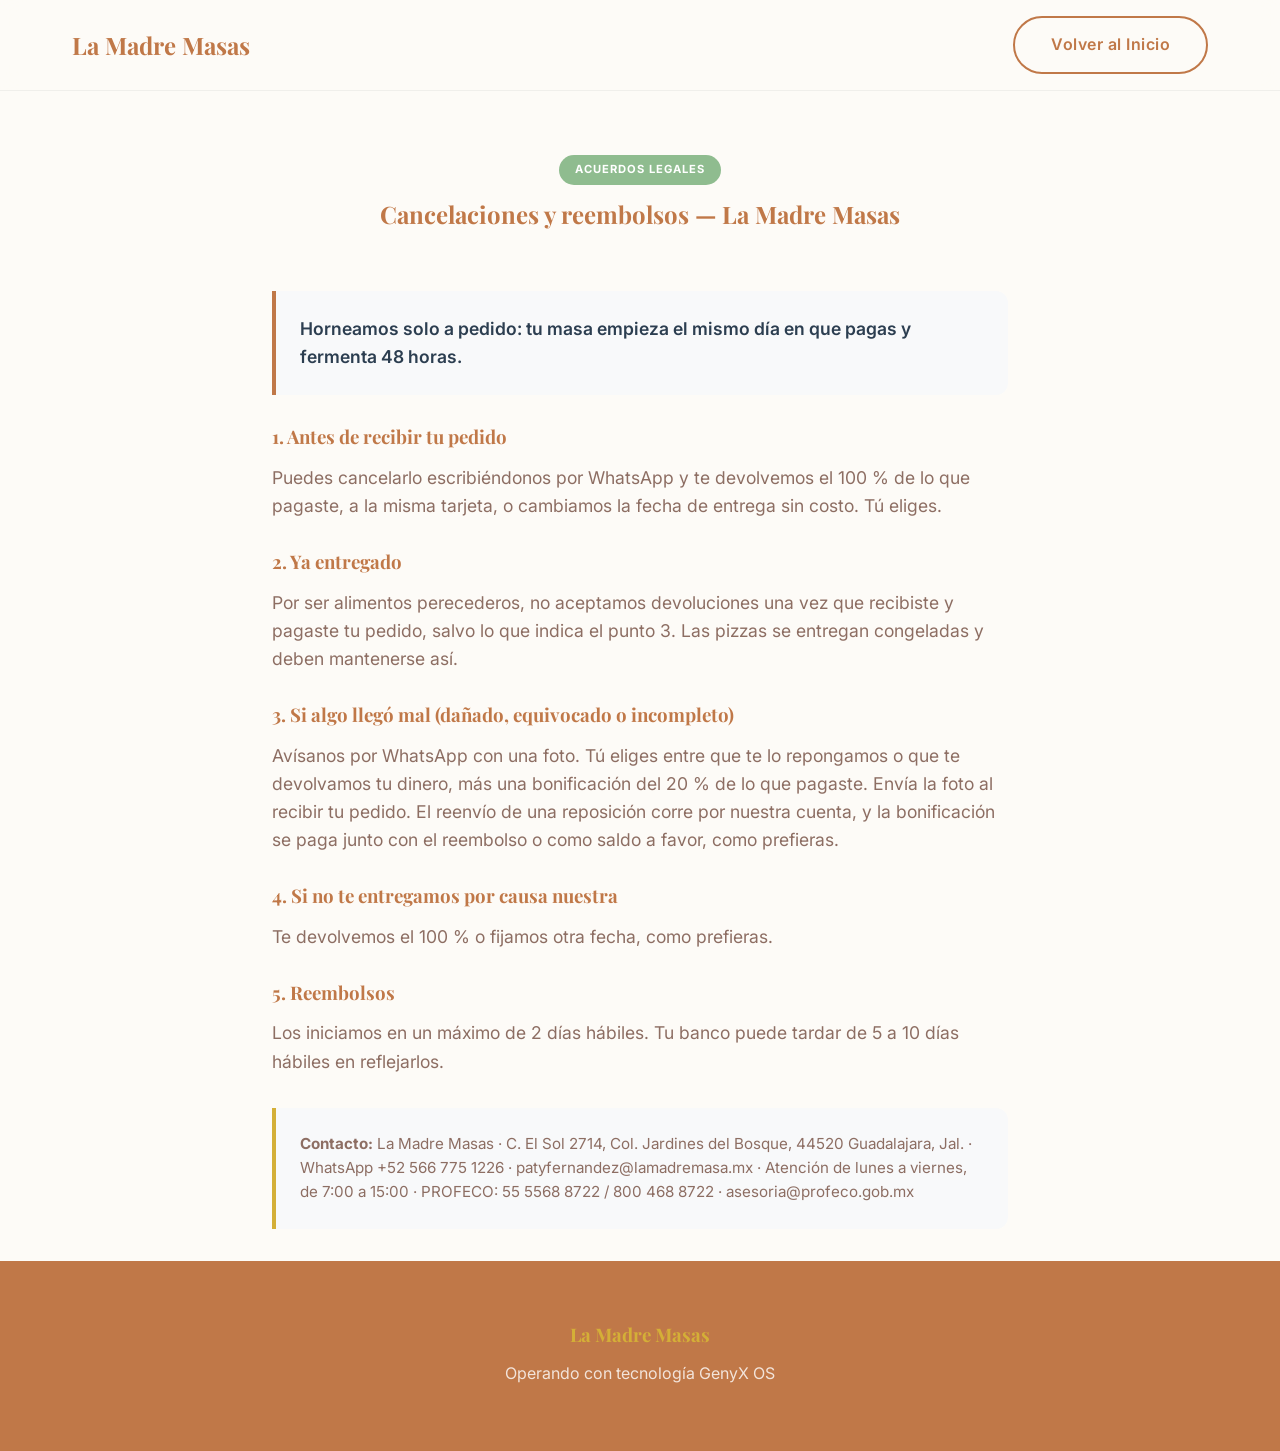
<file: cancelaciones.html>
<!DOCTYPE html>
<html lang="es">

<head>
    <meta charset="UTF-8">
  <!-- Anti-AI Crawler Protection -->
  <meta name="robots" content="noai, noimageai">
  <meta name="GPTBot" content="noindex, nofollow, noarchive, nosnippet">
  <meta name="ChatGPT-User" content="noindex, nofollow">
  <meta name="anthropic-ai" content="noindex, nofollow">
  <meta name="ClaudeBot" content="noindex, nofollow">
  <meta name="Google-Extended" content="noindex, nofollow">
  <meta name="CCBot" content="noindex, nofollow">
  <meta name="PerplexityBot" content="noindex, nofollow">
  <meta name="Bytespider" content="noindex, nofollow">
  <meta name="FacebookBot" content="noindex, nofollow">
    <meta name="viewport" content="width=device-width, initial-scale=1.0">
    <title>Cancelaciones y Reembolsos | La Madre Masas</title>
    <meta name="description" content="Política de cancelaciones y reembolsos de La Madre Masas.">
    <link rel="stylesheet" href="css/style.css">
    <link rel="stylesheet" href="https://cdnjs.cloudflare.com/ajax/libs/font-awesome/6.4.0/css/all.min.css">
    <style>
        .legal-content h3 {
            margin-top: 2rem;
            margin-bottom: 1rem;
            color: var(--color-primary);
        }

        .legal-content p,
        .legal-content li {
            font-size: 1.1rem;
            color: var(--color-text-muted);
            line-height: 1.6;
            margin-bottom: 1rem;
        }

        .legal-content ul,
        .legal-content ol {
            margin-left: 2rem;
            margin-bottom: 1.5rem;
        }

        .highlight-box {
            background-color: #f8f9fa;
            border-left: 4px solid var(--color-primary);
            padding: 1.5rem;
            margin: 2rem 0;
            border-radius: 0 var(--border-radius-md) var(--border-radius-md) 0;
        }
    </style>
</head>

<body>

    <header class="header">
        <div class="container flex justify-between items-center">
            <a href="index.html" class="logo-text"
                style="font-family:var(--font-heading); font-size:1.5rem; font-weight:700; color:var(--color-primary);">
                La Madre Masas
            </a>
            <a href="index.html" class="btn btn-secondary">
                Volver al Inicio
            </a>
        </div>
    </header>

    <section class="py-xl" style="background-color:#FDFBF7;">
        <div class="container" style="max-width: 800px; margin: 0 auto; padding-top: 4rem;">
            <div class="text-center mb-lg">
                <span class="badge mb-sm">Acuerdos Legales</span>
                <h1 style="color:var(--color-primary);">Cancelaciones y reembolsos — La Madre Masas</h1>
            </div>

            <div class="legal-content bg-white p-xl rounded shadow" style="border: 1px solid var(--color-border);">

                <div class="highlight-box">
                    <p style="margin:0; font-weight:600; color:var(--color-text);">Horneamos solo a pedido: tu masa empieza el mismo día en que pagas y fermenta 48 horas.</p>
                </div>

                <h3>1. Antes de recibir tu pedido</h3>
                <p>Puedes cancelarlo escribiéndonos por WhatsApp y te devolvemos el 100 % de lo que pagaste, a la misma tarjeta, o cambiamos la fecha de entrega sin costo. Tú eliges.</p>

                <h3>2. Ya entregado</h3>
                <p>Por ser alimentos perecederos, no aceptamos devoluciones una vez que recibiste y pagaste tu pedido, salvo lo que indica el punto 3. Las pizzas se entregan congeladas y deben mantenerse así.</p>

                <h3>3. Si algo llegó mal (dañado, equivocado o incompleto)</h3>
                <p>Avísanos por WhatsApp con una foto. Tú eliges entre que te lo repongamos o que te devolvamos tu dinero, más una bonificación del 20 % de lo que pagaste. Envía la foto al recibir tu pedido. El reenvío de una reposición corre por nuestra cuenta, y la bonificación se paga junto con el reembolso o como saldo a favor, como prefieras.</p>

                <h3>4. Si no te entregamos por causa nuestra</h3>
                <p>Te devolvemos el 100 % o fijamos otra fecha, como prefieras.</p>

                <h3>5. Reembolsos</h3>
                <p>Los iniciamos en un máximo de 2 días hábiles. Tu banco puede tardar de 5 a 10 días hábiles en reflejarlos.</p>

                <div class="highlight-box" style="border-left-color: var(--color-gold);">
                    <p style="margin:0; font-size:0.95rem; color:var(--color-text-muted);">
                        <strong>Contacto:</strong> La Madre Masas · C. El Sol 2714, Col. Jardines del Bosque, 44520 Guadalajara, Jal. · WhatsApp +52 566 775 1226 · <a href="mailto:patyfernandez@lamadremasa.mx">patyfernandez@lamadremasa.mx</a> · Atención de lunes a viernes, de 7:00 a 15:00 · PROFECO: 55 5568 8722 / 800 468 8722 · <a href="mailto:asesoria@profeco.gob.mx">asesoria@profeco.gob.mx</a>
                    </p>
                </div>
            </div>
        </div>
    </section>

    <footer style="background:var(--color-primary); color:white; padding:4rem 0;">
        <div class="container text-center">
            <h3 style="color:var(--color-gold); margin-bottom:1rem;">La Madre Masas</h3>
            <p style="opacity: 0.8;">Operando con tecnología GenyX OS</p>
        </div>
    </footer>

</body>

</html>
</file>
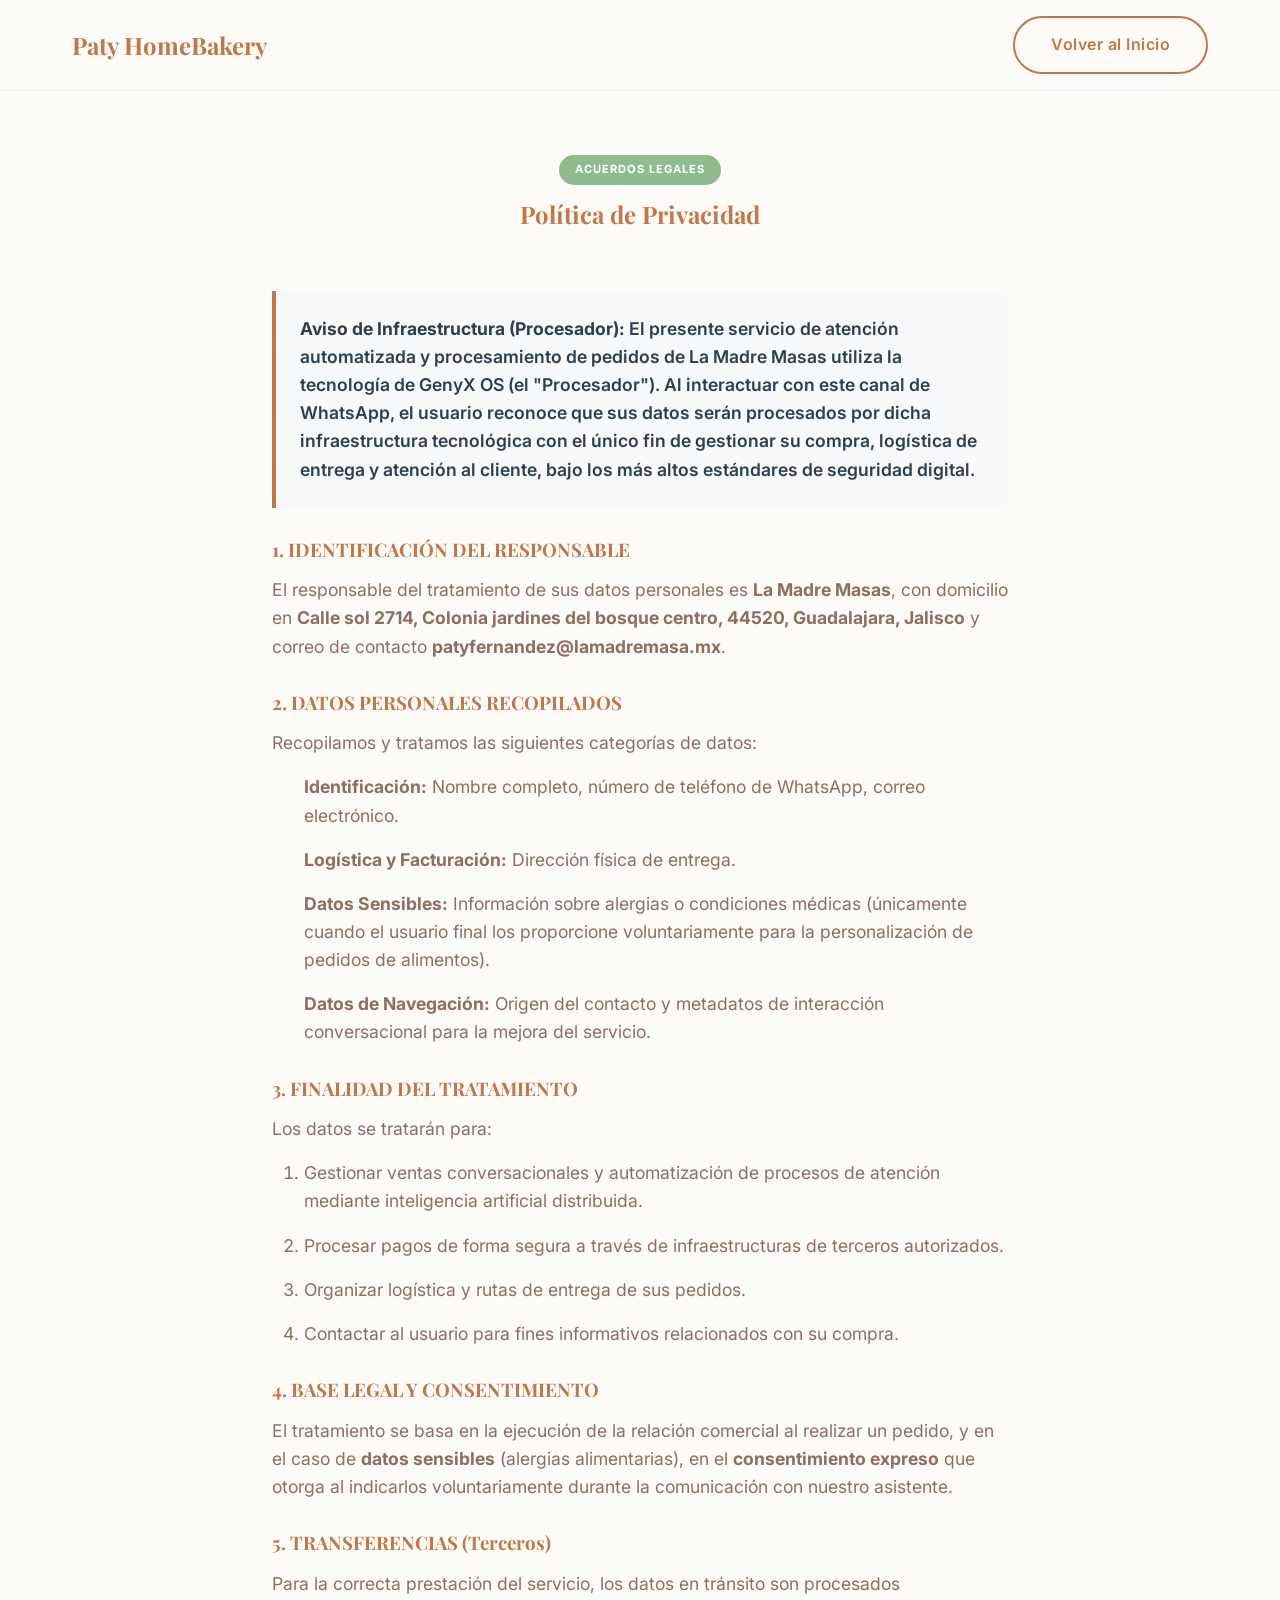
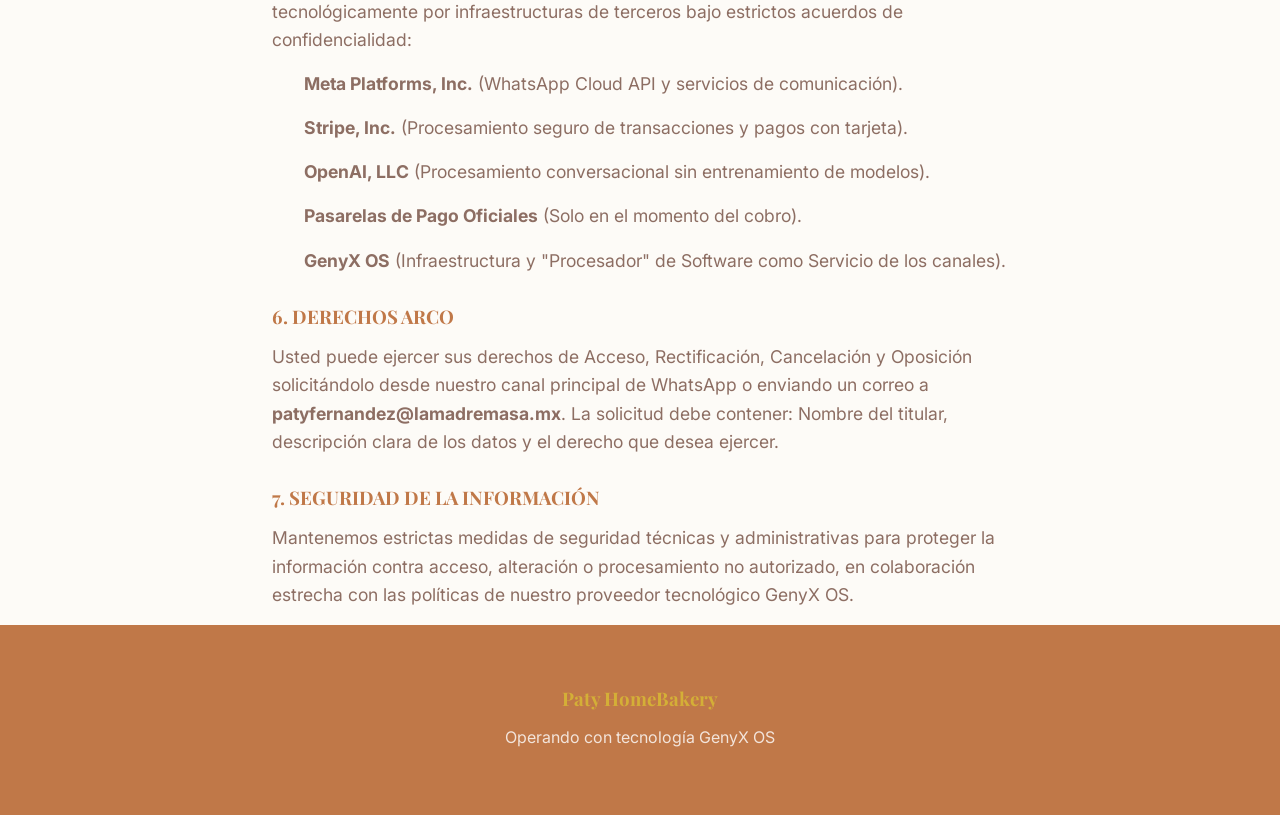
<file: privacy.html>
<!DOCTYPE html>
<html lang="es">

<head>
    <meta charset="UTF-8">
  <!-- Anti-AI Crawler Protection -->
  <meta name="robots" content="noai, noimageai">
  <meta name="GPTBot" content="noindex, nofollow, noarchive, nosnippet">
  <meta name="ChatGPT-User" content="noindex, nofollow">
  <meta name="anthropic-ai" content="noindex, nofollow">
  <meta name="ClaudeBot" content="noindex, nofollow">
  <meta name="Google-Extended" content="noindex, nofollow">
  <meta name="CCBot" content="noindex, nofollow">
  <meta name="PerplexityBot" content="noindex, nofollow">
  <meta name="Bytespider" content="noindex, nofollow">
  <meta name="FacebookBot" content="noindex, nofollow">
    <meta name="viewport" content="width=device-width, initial-scale=1.0">
    <title>Política de Privacidad | Panadería Paty</title>
    <meta name="description" content="Política de privacidad de Panadería Paty / Paty HomeBakery.">
    <link rel="stylesheet" href="css/style.css">
    <link rel="stylesheet" href="https://cdnjs.cloudflare.com/ajax/libs/font-awesome/6.4.0/css/all.min.css">
    <style>
        .legal-content h3 {
            margin-top: 2rem;
            margin-bottom: 1rem;
            color: var(--color-primary);
        }

        .legal-content p,
        .legal-content li {
            font-size: 1.1rem;
            color: var(--color-text-muted);
            line-height: 1.6;
            margin-bottom: 1rem;
        }

        .legal-content ul,
        .legal-content ol {
            margin-left: 2rem;
            margin-bottom: 1.5rem;
        }

        .highlight-box {
            background-color: #f8f9fa;
            border-left: 4px solid var(--color-primary);
            padding: 1.5rem;
            margin: 2rem 0;
            border-radius: 0 var(--border-radius-md) var(--border-radius-md) 0;
        }
    </style>
</head>

<body>

    <header class="header">
        <div class="container flex justify-between items-center">
            <a href="index.html" class="logo-text"
                style="font-family:var(--font-heading); font-size:1.5rem; font-weight:700; color:var(--color-primary);">
                Paty HomeBakery
            </a>
            <a href="index.html" class="btn btn-secondary">
                Volver al Inicio
            </a>
        </div>
    </header>

    <section class="py-xl" style="background-color:#FDFBF7;">
        <div class="container" style="max-width: 800px; margin: 0 auto; padding-top: 4rem;">
            <div class="text-center mb-lg">
                <span class="badge mb-sm">Acuerdos Legales</span>
                <h1 style="color:var(--color-primary);">Política de Privacidad</h1>
            </div>

            <div class="legal-content bg-white p-xl rounded shadow" style="border: 1px solid var(--color-border);">

                <div class="highlight-box">
                    <p style="margin:0; font-weight:600; color:var(--color-text);"><strong>Aviso de Infraestructura
                            (Procesador):</strong> El presente servicio de atención automatizada y procesamiento de
                        pedidos de La Madre Masas utiliza la tecnología de GenyX OS (el "Procesador"). Al interactuar
                        con este canal de WhatsApp, el usuario reconoce que sus datos serán procesados por dicha
                        infraestructura tecnológica con el único fin de gestionar su compra, logística de entrega y
                        atención al cliente, bajo los más altos estándares de seguridad digital.</p>
                </div>

                <h3>1. IDENTIFICACIÓN DEL RESPONSABLE</h3>
                <p>El responsable del tratamiento de sus datos personales es <strong>La Madre Masas</strong>, con
                    domicilio en <strong>Calle sol 2714, Colonia jardines del bosque centro, 44520, Guadalajara,
                        Jalisco</strong> y correo de contacto <strong>patyfernandez@lamadremasa.mx</strong>.</p>

                <h3>2. DATOS PERSONALES RECOPILADOS</h3>
                <p>Recopilamos y tratamos las siguientes categorías de datos:</p>
                <ul>
                    <li><strong>Identificación:</strong> Nombre completo, número de teléfono de WhatsApp, correo
                        electrónico.</li>
                    <li><strong>Logística y Facturación:</strong> Dirección física de entrega.</li>
                    <li><strong>Datos Sensibles:</strong> Información sobre alergias o condiciones médicas (únicamente
                        cuando el usuario final los proporcione voluntariamente para la personalización de pedidos de
                        alimentos).</li>
                    <li><strong>Datos de Navegación:</strong> Origen del contacto y metadatos de interacción
                        conversacional para la mejora del servicio.</li>
                </ul>

                <h3>3. FINALIDAD DEL TRATAMIENTO</h3>
                <p>Los datos se tratarán para:</p>
                <ol>
                    <li>Gestionar ventas conversacionales y automatización de procesos de atención mediante inteligencia
                        artificial distribuida.</li>
                    <li>Procesar pagos de forma segura a través de infraestructuras de terceros autorizados.</li>
                    <li>Organizar logística y rutas de entrega de sus pedidos.</li>
                    <li>Contactar al usuario para fines informativos relacionados con su compra.</li>
                </ol>

                <h3>4. BASE LEGAL Y CONSENTIMIENTO</h3>
                <p>El tratamiento se basa en la ejecución de la relación comercial al realizar un pedido, y en el caso
                    de <strong>datos sensibles</strong> (alergias alimentarias), en el <strong>consentimiento
                        expreso</strong> que otorga al indicarlos voluntariamente durante la comunicación con nuestro
                    asistente.</p>

                <h3>5. TRANSFERENCIAS (Terceros)</h3>
                <p>Para la correcta prestación del servicio, los datos en tránsito son procesados tecnológicamente por
                    infraestructuras de terceros bajo estrictos acuerdos de confidencialidad:</p>
                <ul>
                    <li><strong>Meta Platforms, Inc.</strong> (WhatsApp Cloud API y servicios de comunicación).</li>
                    <li><strong>Stripe, Inc.</strong> (Procesamiento seguro de transacciones y pagos con tarjeta).</li>
                    <li><strong>OpenAI, LLC</strong> (Procesamiento conversacional sin entrenamiento de modelos).</li>
                    <li><strong>Pasarelas de Pago Oficiales</strong> (Solo en el momento del cobro).</li>
                    <li><strong>GenyX OS</strong> (Infraestructura y "Procesador" de Software como Servicio de los
                        canales).</li>
                </ul>

                <h3>6. DERECHOS ARCO</h3>
                <p>Usted puede ejercer sus derechos de Acceso, Rectificación, Cancelación y Oposición solicitándolo
                    desde nuestro canal principal de WhatsApp o enviando un correo a
                    <strong>patyfernandez@lamadremasa.mx</strong>. La solicitud debe contener: Nombre del titular,
                    descripción clara de los datos y el derecho que desea ejercer.</p>

                <h3>7. SEGURIDAD DE LA INFORMACIÓN</h3>
                <p>Mantenemos estrictas medidas de seguridad técnicas y administrativas para proteger la información
                    contra acceso, alteración o procesamiento no autorizado, en colaboración estrecha con las políticas
                    de nuestro proveedor tecnológico GenyX OS.</p>
            </div>
        </div>
    </section>

    <footer style="background:var(--color-primary); color:white; padding:4rem 0;">
        <div class="container text-center">
            <h3 style="color:var(--color-gold); margin-bottom:1rem;">Paty HomeBakery</h3>
            <p style="opacity: 0.8;">Operando con tecnología GenyX OS</p>
        </div>
    </footer>

</body>

</html>
</file>
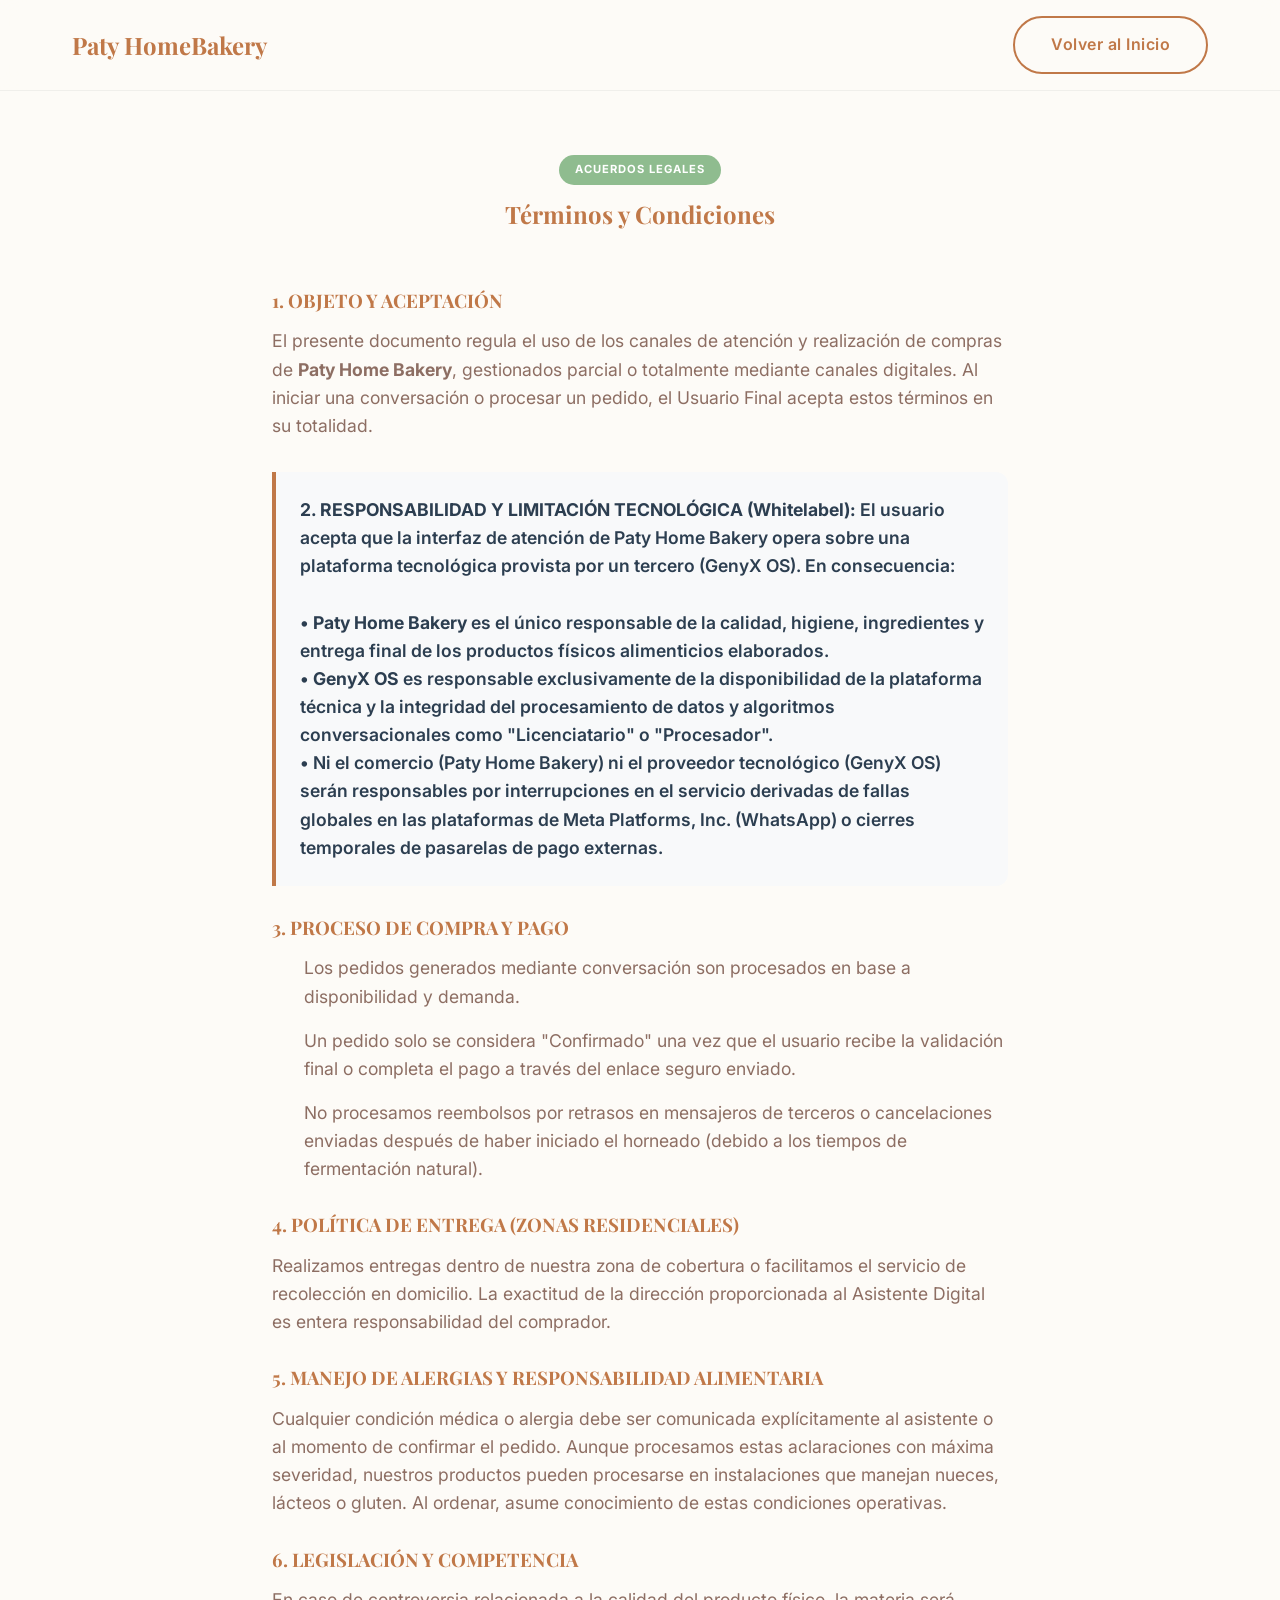
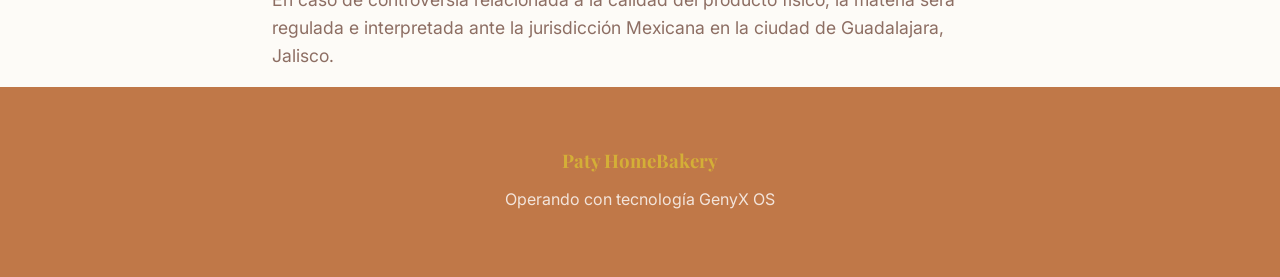
<file: terms.html>
<!DOCTYPE html>
<html lang="es">

<head>
    <meta charset="UTF-8">
  <!-- Anti-AI Crawler Protection -->
  <meta name="robots" content="noai, noimageai">
  <meta name="GPTBot" content="noindex, nofollow, noarchive, nosnippet">
  <meta name="ChatGPT-User" content="noindex, nofollow">
  <meta name="anthropic-ai" content="noindex, nofollow">
  <meta name="ClaudeBot" content="noindex, nofollow">
  <meta name="Google-Extended" content="noindex, nofollow">
  <meta name="CCBot" content="noindex, nofollow">
  <meta name="PerplexityBot" content="noindex, nofollow">
  <meta name="Bytespider" content="noindex, nofollow">
  <meta name="FacebookBot" content="noindex, nofollow">
    <meta name="viewport" content="width=device-width, initial-scale=1.0">
    <title>Términos y Condiciones | Panadería Paty</title>
    <meta name="description" content="Términos y condiciones de Panadería Paty / Paty HomeBakery.">
    <link rel="stylesheet" href="css/style.css">
    <link rel="stylesheet" href="https://cdnjs.cloudflare.com/ajax/libs/font-awesome/6.4.0/css/all.min.css">
    <style>
        .legal-content h3 {
            margin-top: 2rem;
            margin-bottom: 1rem;
            color: var(--color-primary);
        }

        .legal-content p,
        .legal-content li {
            font-size: 1.1rem;
            color: var(--color-text-muted);
            line-height: 1.6;
            margin-bottom: 1rem;
        }

        .legal-content ul,
        .legal-content ol {
            margin-left: 2rem;
            margin-bottom: 1.5rem;
        }

        .highlight-box {
            background-color: #f8f9fa;
            border-left: 4px solid var(--color-primary);
            padding: 1.5rem;
            margin: 2rem 0;
            border-radius: 0 var(--border-radius-md) var(--border-radius-md) 0;
        }
    </style>
</head>

<body>

    <header class="header">
        <div class="container flex justify-between items-center">
            <a href="index.html" class="logo-text"
                style="font-family:var(--font-heading); font-size:1.5rem; font-weight:700; color:var(--color-primary);">
                Paty HomeBakery
            </a>
            <a href="index.html" class="btn btn-secondary">
                Volver al Inicio
            </a>
        </div>
    </header>

    <section class="py-xl" style="background-color:#FDFBF7;">
        <div class="container" style="max-width: 800px; margin: 0 auto; padding-top: 4rem;">
            <div class="text-center mb-lg">
                <span class="badge mb-sm">Acuerdos Legales</span>
                <h1 style="color:var(--color-primary);">Términos y Condiciones</h1>
            </div>

            <div class="legal-content bg-white p-xl rounded shadow" style="border: 1px solid var(--color-border);">

                <h3>1. OBJETO Y ACEPTACIÓN</h3>
                <p>El presente documento regula el uso de los canales de atención y realización de compras de
                    <strong>Paty Home Bakery</strong>, gestionados parcial o totalmente mediante canales digitales. Al
                    iniciar una conversación o procesar un pedido, el Usuario Final acepta estos términos en su
                    totalidad.</p>

                <div class="highlight-box">
                    <p style="margin:0; font-weight:600; color:var(--color-text);"><strong>2. RESPONSABILIDAD Y
                            LIMITACIÓN TECNOLÓGICA (Whitelabel):</strong> El usuario acepta que la interfaz de atención
                        de Paty Home Bakery opera sobre una plataforma tecnológica provista por un
                        tercero (GenyX OS). En consecuencia:<br><br>
                        • <strong>Paty Home Bakery</strong> es el único responsable de la calidad, higiene, ingredientes
                        y entrega final de los productos físicos alimenticios elaborados.<br>
                        • <strong>GenyX OS</strong> es responsable exclusivamente de la disponibilidad de la plataforma
                        técnica y la integridad del procesamiento de datos y algoritmos conversacionales como
                        "Licenciatario" o "Procesador".<br>
                        • Ni el comercio (Paty Home Bakery) ni el proveedor tecnológico (GenyX OS) serán responsables
                        por interrupciones en el servicio derivadas de fallas globales en las plataformas de Meta
                        Platforms, Inc. (WhatsApp) o cierres temporales de pasarelas de pago externas.</p>
                </div>

                <h3>3. PROCESO DE COMPRA Y PAGO</h3>
                <ul>
                    <li>Los pedidos generados mediante conversación son procesados en base a disponibilidad y demanda.
                    </li>
                    <li>Un pedido solo se considera "Confirmado" una vez que el usuario recibe la validación final o
                        completa el pago a través del enlace seguro enviado.</li>
                    <li>No procesamos reembolsos por retrasos en mensajeros de terceros o cancelaciones enviadas después
                        de haber iniciado el horneado (debido a los tiempos de fermentación natural).</li>
                </ul>

                <h3>4. POLÍTICA DE ENTREGA (ZONAS RESIDENCIALES)</h3>
                <p>Realizamos entregas dentro de nuestra zona de cobertura o facilitamos el servicio de recolección en
                    domicilio. La exactitud de la dirección proporcionada al Asistente Digital es entera responsabilidad
                    del comprador.</p>

                <h3>5. MANEJO DE ALERGIAS Y RESPONSABILIDAD ALIMENTARIA</h3>
                <p>Cualquier condición médica o alergia debe ser comunicada explícitamente al asistente o al momento de
                    confirmar el pedido. Aunque procesamos estas aclaraciones con máxima severidad, nuestros productos
                    pueden procesarse en instalaciones que manejan nueces, lácteos o gluten. Al ordenar, asume
                    conocimiento de estas condiciones operativas.</p>

                <h3>6. LEGISLACIÓN Y COMPETENCIA</h3>
                <p>En caso de controversia relacionada a la calidad del producto físico, la materia será regulada e
                    interpretada ante la jurisdicción Mexicana en la ciudad de Guadalajara, Jalisco.</p>
            </div>
        </div>
    </section>

    <footer style="background:var(--color-primary); color:white; padding:4rem 0;">
        <div class="container text-center">
            <h3 style="color:var(--color-gold); margin-bottom:1rem;">Paty HomeBakery</h3>
            <p style="opacity: 0.8;">Operando con tecnología GenyX OS</p>
        </div>
    </footer>

</body>

</html>
</file>
<file: css/style.css>
/* Import Google Fonts */
@import url('https://fonts.googleapis.com/css2?family=Inter:wght@300;400;500;600&family=Playfair+Display:ital,wght@0,400;0,600;0,700;1,400&display=swap');
@import 'variables.css';

/* --- Reset & Base --- */
* {
    margin: 0;
    padding: 0;
    box-sizing: border-box;
}

html {
    scroll-behavior: smooth;
}

body {
    font-family: var(--font-body);
    background-color: var(--color-background);
    color: var(--color-text-main);
    line-height: 1.6;
    -webkit-font-smoothing: antialiased;
    overflow-x: hidden;
}

h1,
h2,
h3,
h4,
h5,
h6 {
    font-family: var(--font-heading);
    font-weight: 700;
    line-height: 1.1;
    color: var(--color-primary);
}

a {
    text-decoration: none;
    color: inherit;
    transition: var(--transition-base);
}

img {
    max-width: 100%;
    display: block;
    height: auto;
}

ul {
    list-style: none;
}

/* --- Layout Utilities --- */
.container {
    max-width: var(--container-width);
    margin: 0 auto;
    padding: 0 var(--spacing-md);
}

.flex {
    display: flex;
}

.flex-col {
    flex-direction: column;
}

.items-center {
    align-items: center;
}

.justify-between {
    justify-content: space-between;
}

.justify-center {
    justify-content: center;
}

.grid {
    display: grid;
}

.grid-2-col {
    grid-template-columns: 1fr 1fr;
}

.grid-3-col {
    grid-template-columns: repeat(3, 1fr);
}

.grid-4-col {
    grid-template-columns: repeat(4, 1fr);
}

.gap-xs {
    gap: var(--spacing-xs);
}

.gap-sm {
    gap: var(--spacing-sm);
}

.gap-md {
    gap: var(--spacing-md);
}

.gap-lg {
    gap: var(--spacing-lg);
}

.text-center {
    text-align: center;
}

.text-right {
    text-align: right;
}

.mb-sm {
    margin-bottom: var(--spacing-sm);
}

.mb-md {
    margin-bottom: var(--spacing-md);
}

.mb-lg {
    margin-bottom: var(--spacing-lg);
}

.mt-sm {
    margin-top: var(--spacing-sm);
}

.mt-md {
    margin-top: var(--spacing-md);
}

.mt-lg {
    margin-top: var(--spacing-lg);
}

.py-lg {
    padding-top: var(--spacing-lg);
    padding-bottom: var(--spacing-lg);
}

/* --- Components --- */

/* Buttons */
.btn {
    display: inline-flex;
    align-items: center;
    justify-content: center;
    padding: 14px 36px;
    border-radius: var(--border-radius-pill);
    font-weight: 600;
    font-size: 1rem;
    cursor: pointer;
    transition: var(--transition-base);
    border: 2px solid transparent;
    letter-spacing: 0.5px;
}

.btn-primary {
    background-color: var(--color-primary);
    color: var(--color-text-light);
    box-shadow: var(--shadow-md);
}

.btn-primary:hover {
    background-color: var(--color-primary-light);
    transform: translateY(-3px);
    box-shadow: var(--shadow-lg);
}

.btn-secondary {
    background-color: transparent;
    border-color: var(--color-primary);
    color: var(--color-primary);
}

.btn-secondary:hover {
    background-color: var(--color-primary);
    color: var(--color-text-light);
}

.btn-icon-only {
    width: 40px;
    height: 40px;
    border-radius: 50%;
    background: rgba(255, 255, 255, 0.8);
    display: flex;
    align-items: center;
    justify-content: center;
    color: var(--color-primary);
    transition: var(--transition-base);
}

.btn-icon-only:hover {
    background: var(--color-primary);
    color: #fff;
    transform: scale(1.1);
}

/* Cards */
.card-product {
    background: var(--color-surface);
    border-radius: var(--border-radius-md);
    overflow: hidden;
    transition: var(--transition-base);
    box-shadow: var(--shadow-sm);
    border: 1px solid rgba(0, 0, 0, 0.03);
    display: flex;
    flex-direction: column;
}

.card-product:hover {
    transform: translateY(-8px);
    box-shadow: var(--shadow-lg);
}

.card-img {
    height: 220px;
    background: #eee;
    overflow: hidden;
    position: relative;
}

.card-img img {
    width: 100%;
    height: 100%;
    object-fit: cover;
    transition: transform 0.5s ease;
}

.card-product:hover .card-img img {
    transform: scale(1.05);
}

.card-body {
    padding: var(--spacing-md);
    flex-grow: 1;
    display: flex;
    flex-direction: column;
}

.card-title {
    font-size: 1.25rem;
    margin-bottom: 4px;
}

.card-desc {
    font-size: 0.9rem;
    color: var(--color-text-muted);
    margin-bottom: var(--spacing-sm);
    flex-grow: 1;
}

.card-price {
    font-weight: 700;
    color: var(--color-primary);
    font-size: 1.1rem;
}

/* Badge */
.badge {
    padding: 6px 16px;
    border-radius: 20px;
    font-size: 0.7rem;
    font-weight: 700;
    text-transform: uppercase;
    letter-spacing: 1px;
    background: var(--color-secondary);
    color: #fff;
    display: inline-block;
}

/* --- Layout Sections --- */

/* Header */
.header {
    background: rgba(253, 251, 247, 0.9);
    backdrop-filter: blur(12px);
    position: sticky;
    top: 0;
    z-index: 900;
    padding: 16px 0;
    border-bottom: 1px solid rgba(0, 0, 0, 0.05);
}

.hidden-mobile {
    display: flex;
}

.nav-link {
    font-weight: 500;
    font-size: 0.95rem;
}

.nav-link:hover {
    color: var(--color-primary);
}

/* Hero */
.hero {
    min-height: 90vh;
    display: flex;
    align-items: center;
    position: relative;
    background-color: #222;
    margin-top: -80px;
    /* pull under header */
    padding-top: 80px;
}

.hero-bg {
    position: absolute;
    inset: 0;
    background-image: url('../images/hero-artisan.jpg');
    /* Will need image */
    background-size: cover;
    background-position: center;
    opacity: 0.6;
    mix-blend-mode: overlay;
    z-index: 0;
}

.hero-content {
    position: relative;
    z-index: 10;
    max-width: 700px;
    color: var(--color-text-main);
}

/* Ensure text readability on light bg or dark based on image. Let's assume light cream text on dark image overlay */
.hero-content h1 {
    font-size: 4.5rem;
    color: var(--color-primary);
    line-height: 1;
    margin-bottom: var(--spacing-md);
}

.hero-content p {
    font-size: 1.25rem;
    margin-bottom: var(--spacing-md);
    color: var(--color-accent);
    max-width: 500px;
}

/* Products Config */
.section-products {
    background-color: var(--color-surface-alt);
}

/* FAQ Accordion (Simple CSS) */
details {
    background: #fff;
    padding: 16px;
    border-radius: 8px;
    margin-bottom: 8px;
    box-shadow: var(--shadow-sm);
    cursor: pointer;
}

summary {
    font-weight: 600;
    color: var(--color-primary);
    outline: none;
}

details[open] summary {
    margin-bottom: 10px;
    border-bottom: 1px solid #eee;
    padding-bottom: 10px;
}


/* Responsive */
@media (max-width: 900px) {
    .hidden-mobile {
        display: none !important;
    }

    .grid-4-col,
    .grid-3-col,
    .grid-2-col {
        grid-template-columns: 1fr;
    }

    /* Stack images above text on mobile for alternating grids */
    .order-1-mobile {
        order: 1;
    }

    .order-2-mobile {
        order: 2;
    }

    .hero {
        min-height: 80vh;
        padding-top: 100px;
    }

    .hero-content h1 {
        font-size: 2.5rem;
    }

    .hero-content p {
        font-size: 1.1rem;
    }

    .btn {
        padding: 12px 24px;
        font-size: 0.9rem;
    }
}
</file>
